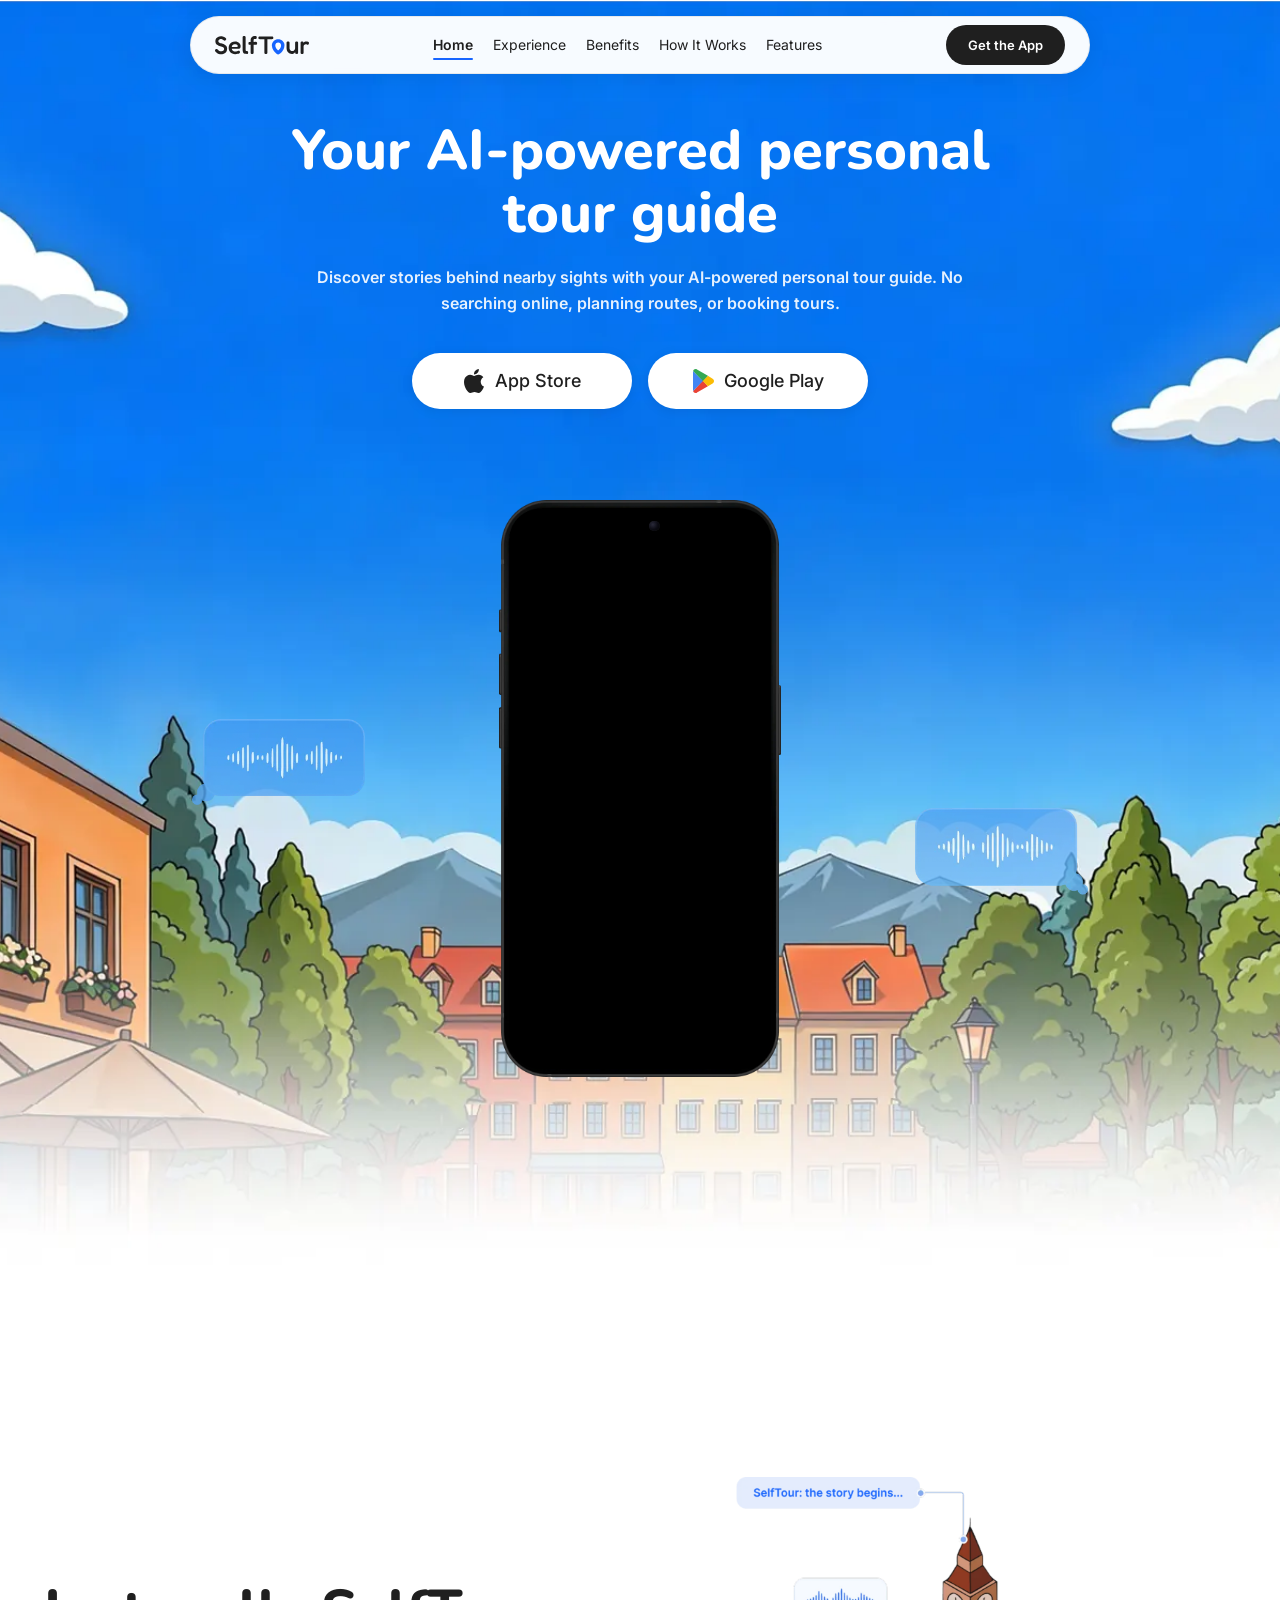
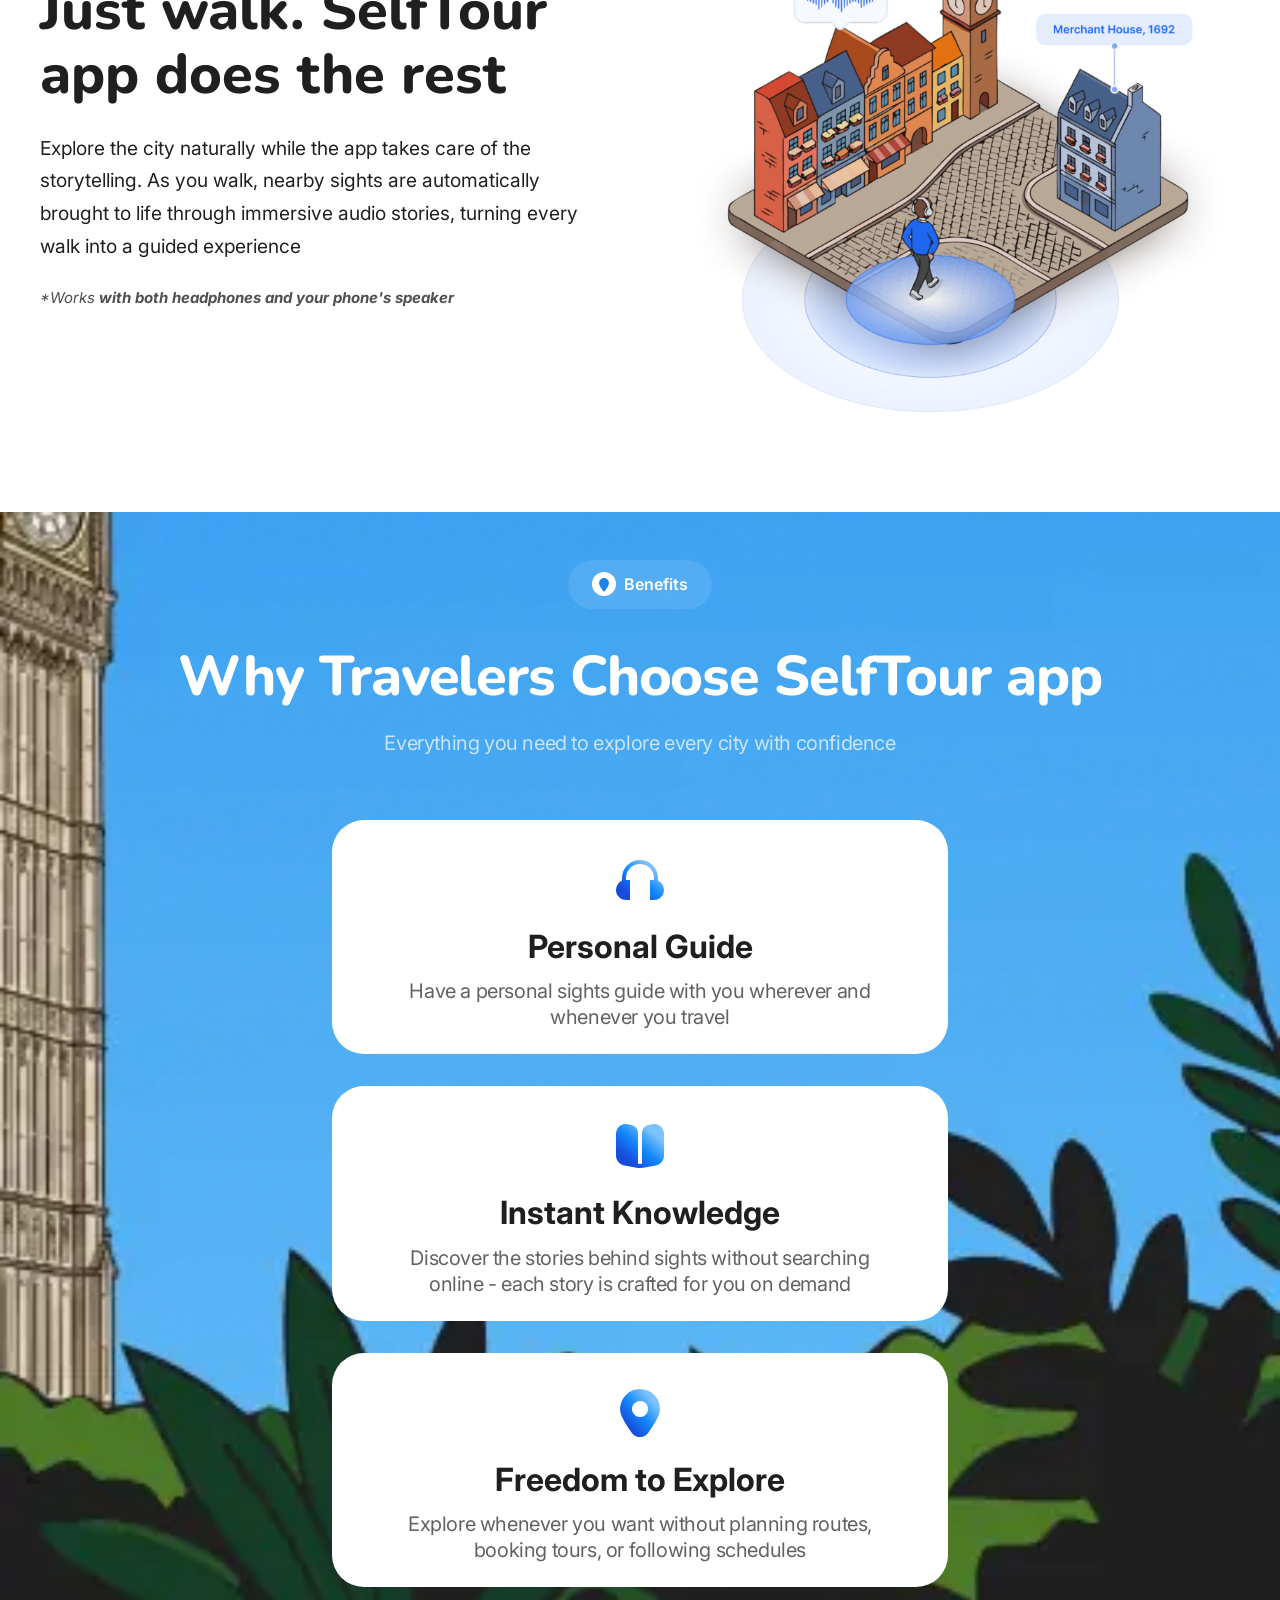
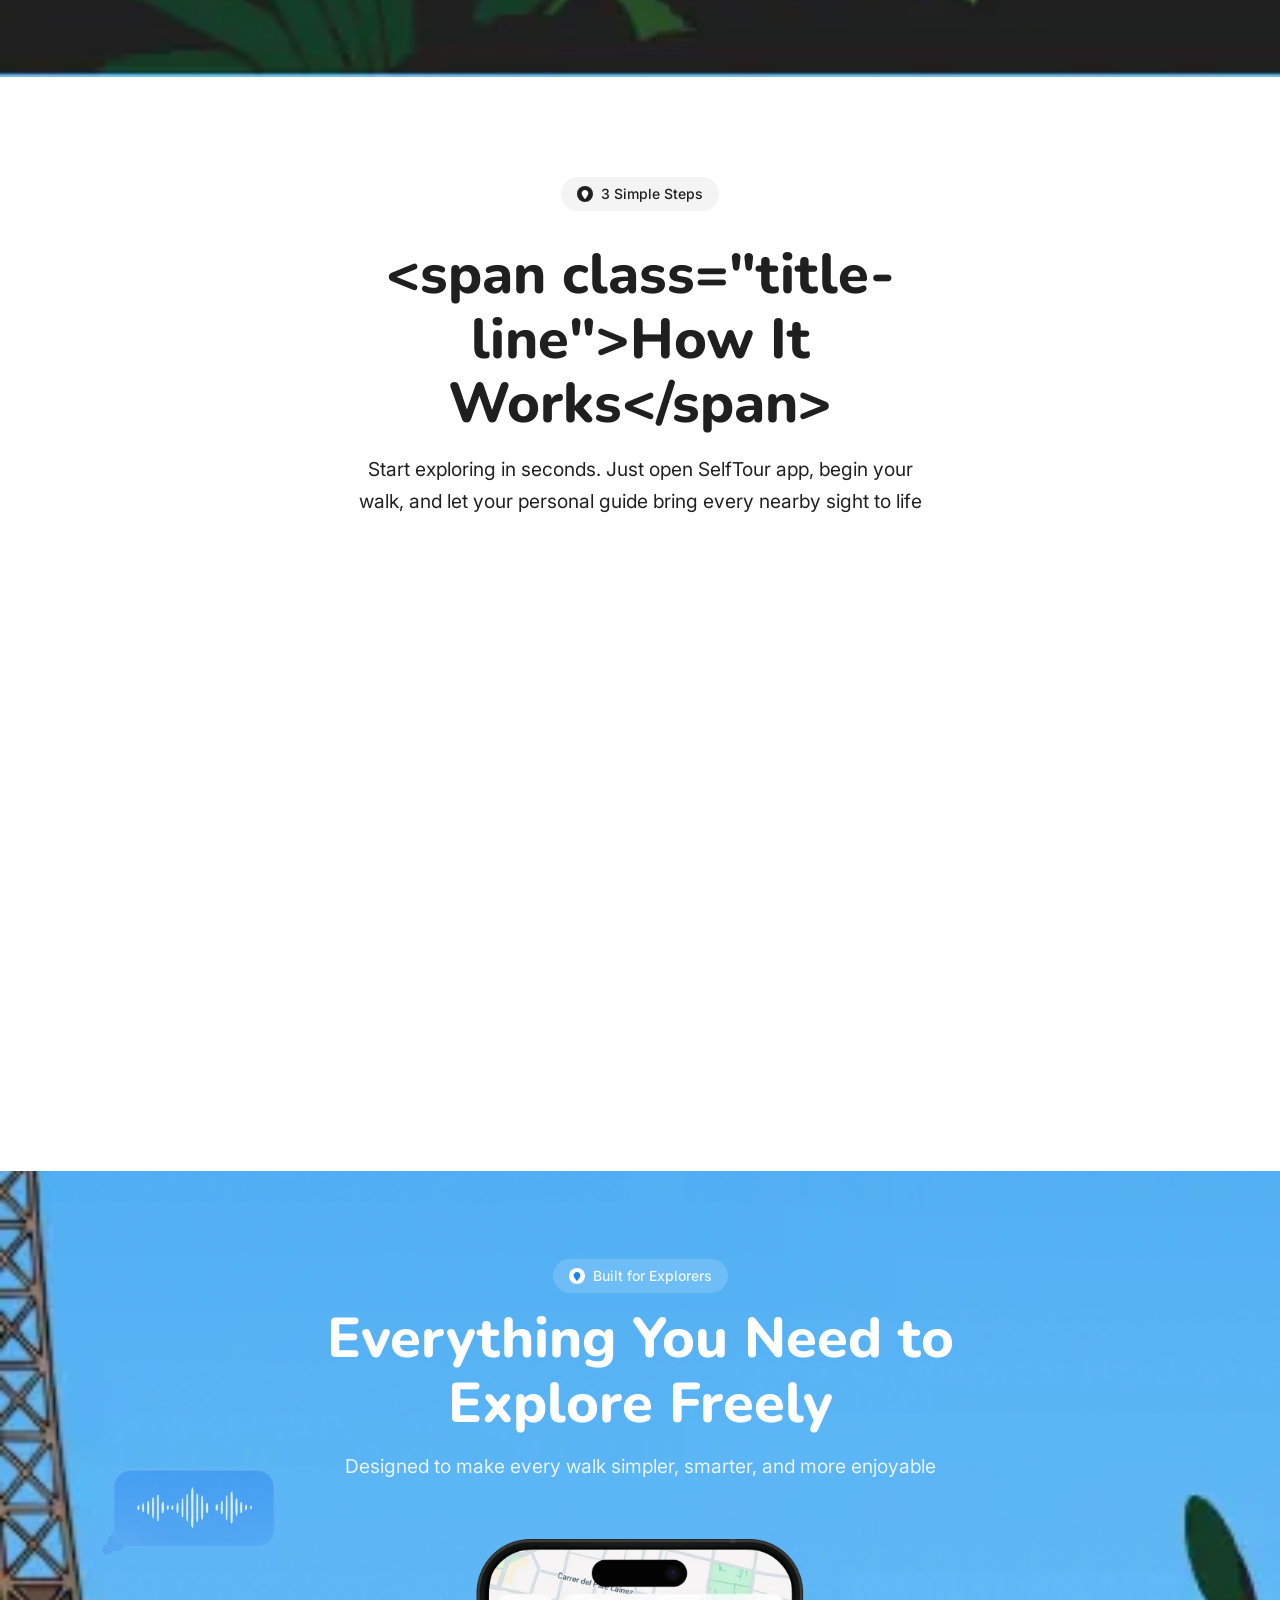
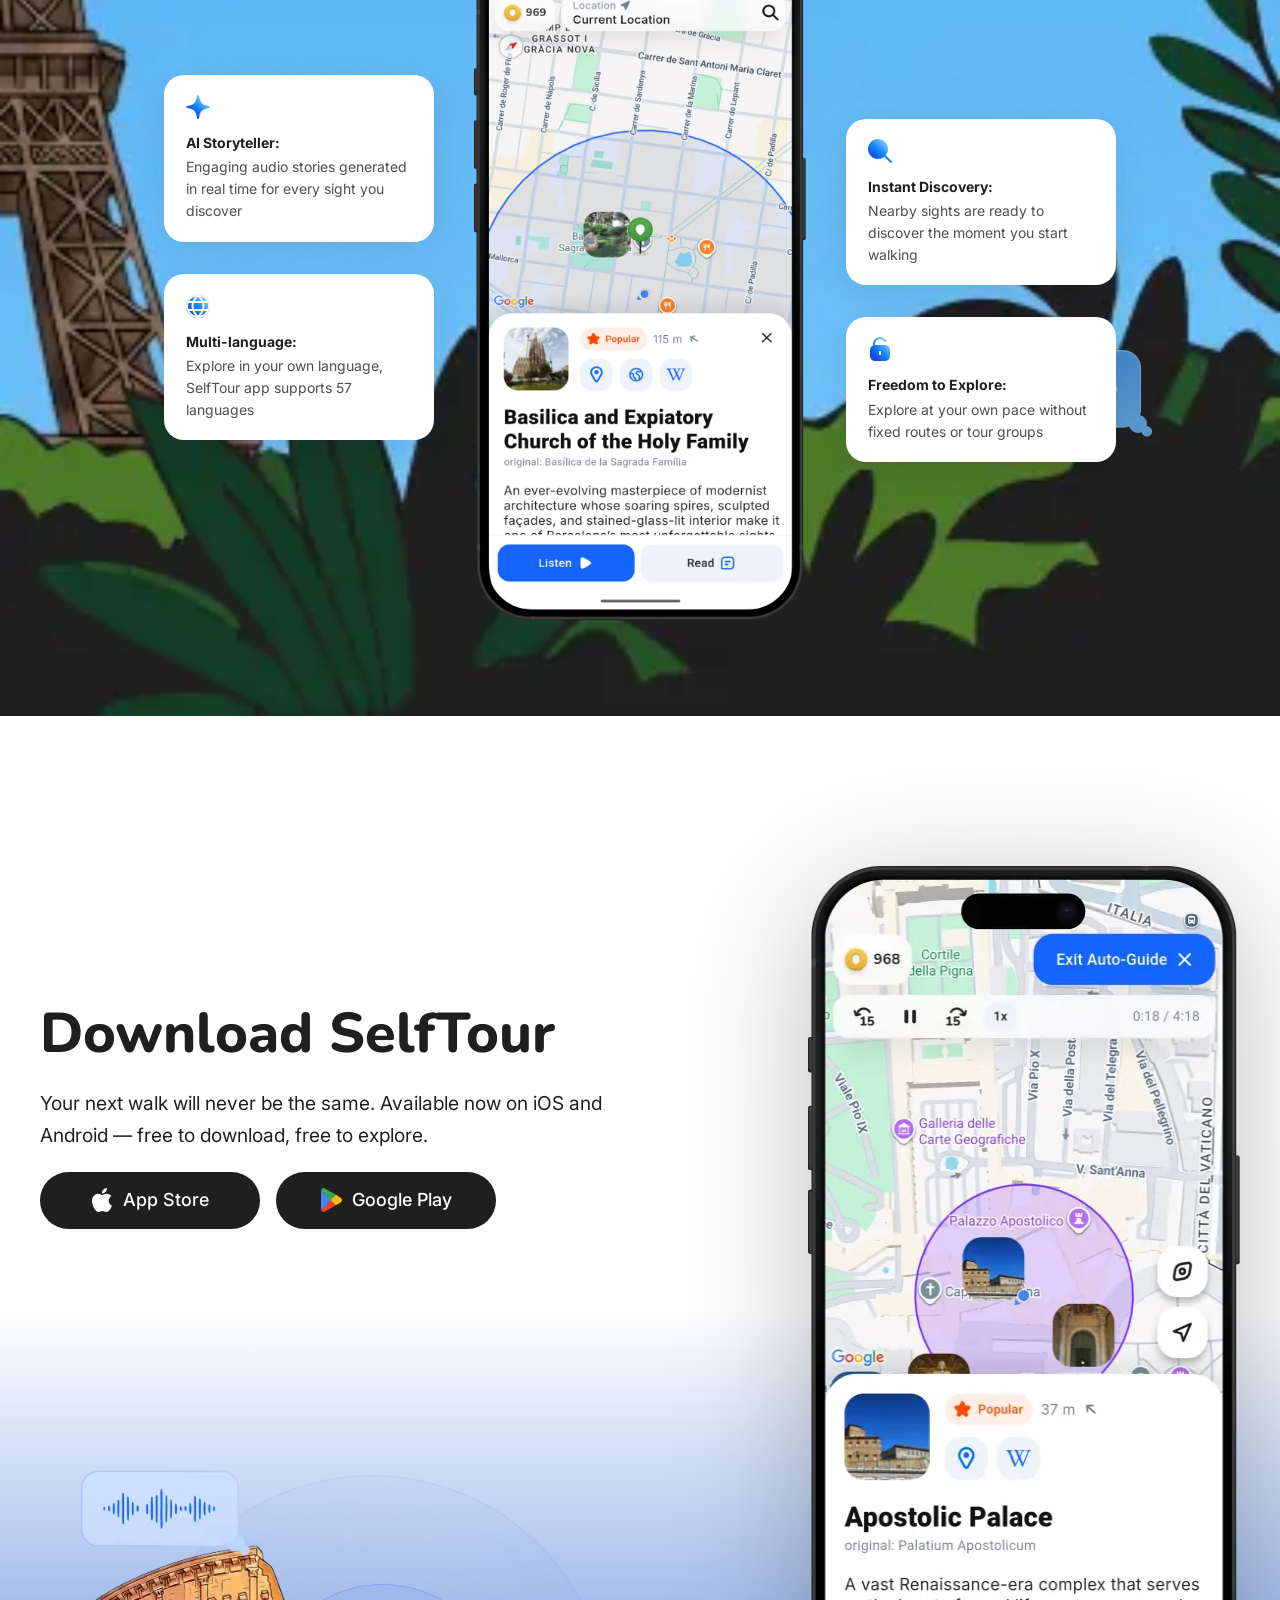
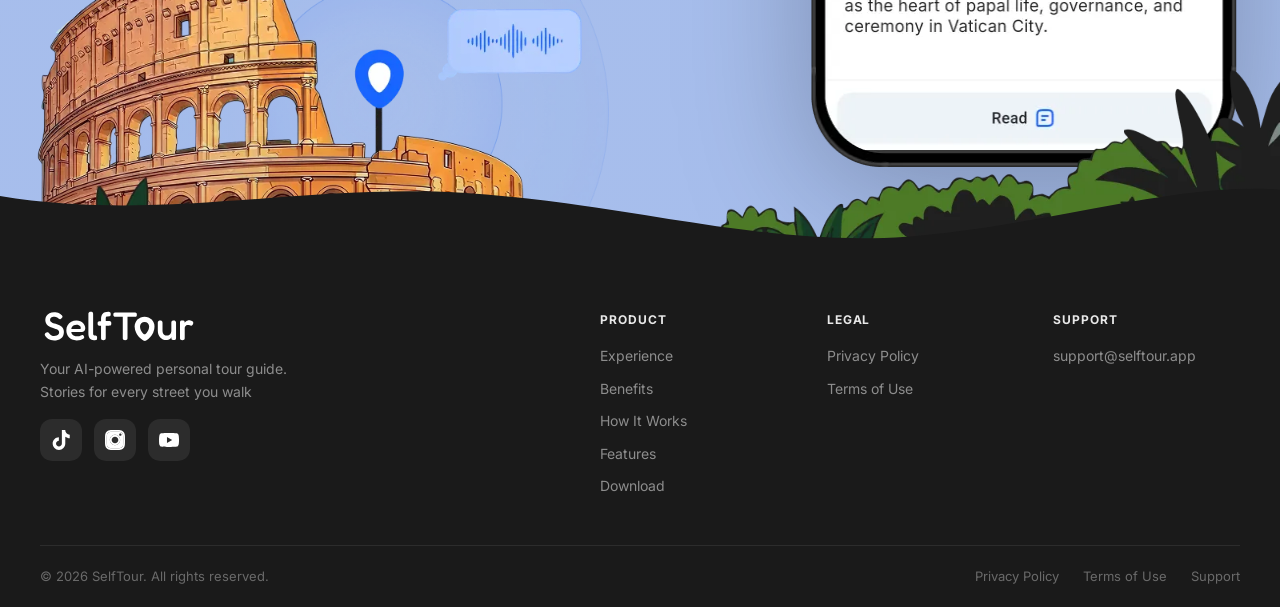
<file: index.html>
﻿<!DOCTYPE html>
<html lang="en" data-page="home">
<head>
  <meta charset="UTF-8">
  <meta name="viewport" content="width=device-width, initial-scale=1.0">
  <!-- Google tag (gtag.js) -->
  <script async src="https://www.googletagmanager.com/gtag/js?id=G-LGM8HV7LWN"></script>
  <script>
    window.dataLayer = window.dataLayer || [];
    function gtag(){dataLayer.push(arguments);}
    gtag('js', new Date());

    gtag('config', 'G-LGM8HV7LWN');
  </script>
  <title>SelfTour – Your AI-powered personal tour guide</title>
  <meta name="description" content="">
  <link rel="canonical" href="">
  <meta property="og:type" content="website">
  <meta property="og:url" content="">
  <meta property="og:title" content="">
  <meta property="og:description" content="">
  <meta property="og:image" content="">
  <meta name="twitter:card" content="summary_large_image">
  <meta name="twitter:title" content="">
  <meta name="twitter:description" content="">
  <meta name="twitter:image" content="">
  <link rel="icon" href="assets/images/favicon/favicon.ico" sizes="any">
  <link rel="icon" href="assets/images/favicon/icon.svg" type="image/svg+xml">
  <link rel="icon" href="assets/images/favicon/favicon-32x32.png" type="image/png" sizes="32x32">
  <link rel="icon" href="assets/images/favicon/favicon-16x16.png" type="image/png" sizes="16x16">
  <link rel="apple-touch-icon" href="assets/images/favicon/apple-touch-icon.png">
  <link rel="manifest" href="assets/images/favicon/site.webmanifest">
  <meta name="theme-color" content="#1765FF">
  <link rel="preconnect" href="https://fonts.googleapis.com">
  <link rel="preconnect" href="https://fonts.gstatic.com" crossorigin>
  <link href="https://fonts.googleapis.com/css2?family=Inter:wght@400;500;600&family=Nunito:wght@800&display=swap" rel="stylesheet">
  <link rel="stylesheet" href="assets/css/style.css?v=202607202620">
</head>
<body>

  <!-- ========== NAVBAR ========== -->
  <header class="navbar" id="navbar">
    <div class="navbar__inner">
      <a href="#home" class="logo">
        <img src="assets/images/logo-selftour.svg" alt="" class="logo__img logo__img--dark" width="94" height="19" data-i18n-alt="brand.name">
        <img src="assets/images/logo-selftour-nav.svg" alt="" class="logo__img logo__img--light" width="158" height="32" aria-hidden="true">
      </a>

      <nav class="nav-links">
        <a href="#home" class="nav-link active" data-i18n="nav.home">Home</a>
        <a href="#city-exploration" class="nav-link" data-i18n="nav.experience">Experience</a>
        <a href="#benefits" class="nav-link" data-i18n="nav.benefits">Benefits</a>
        <a href="#how-it-works" class="nav-link" data-i18n="nav.howItWorks">How It Works</a>
        <a href="#features" class="nav-link" data-i18n="nav.features">Features</a>
      </nav>

      <a href="#download" class="btn-cta btn-cta--nav" data-i18n="nav.getApp">Get the App</a>

      <button class="hamburger" id="hamburger" data-i18n-aria="a11y.openMenu" aria-label="Open menu">
        <span></span>
        <span></span>
        <span></span>
      </button>
    </div>
  </header>

  <!-- ========== MOBILE MENU ========== -->
  <div class="mobile-menu" id="mobileMenu">
    <div class="mobile-menu__inner">
      <div class="mobile-menu__top">
        <a href="#home" class="logo">
          <img src="assets/images/logo-selftour.svg" alt="" class="logo__img" width="94" height="19" data-i18n-alt="brand.name">
        </a>
        <button class="close-btn" id="closeMenu" data-i18n-aria="a11y.closeMenu" aria-label="Close menu">
          <svg width="20" height="20" viewBox="0 0 24 24" fill="none" aria-hidden="true"><path d="M18 6L6 18M6 6l12 12" stroke="#9A9A9A" stroke-width="2" stroke-linecap="round"/></svg>
        </button>
      </div>

      <nav class="mobile-nav">
        <a href="#home" class="mobile-nav__link mobile-nav__link--active" data-i18n="nav.home">Home</a>
        <a href="#city-exploration" class="mobile-nav__link" data-i18n="nav.experience">Experience</a>
        <a href="#benefits" class="mobile-nav__link" data-i18n="nav.benefits">Benefits</a>
        <a href="#how-it-works" class="mobile-nav__link" data-i18n="nav.howItWorks">How It Works</a>
        <a href="#features" class="mobile-nav__link" data-i18n="nav.features">Features</a>
      </nav>

      <div class="mobile-menu__bottom">
        <div class="mobile-menu__stores">
          <a href="#" class="btn-store btn-store--black btn-store--menu" data-store="ios" data-config-href="appStore" target="_blank" rel="noopener noreferrer">
            <img src="assets/images/Apple-w.svg" alt="" class="btn-store__icon" data-i18n-alt="stores.appStore">
            <span data-i18n="stores.appStore">App Store</span>
          </a>
          <a href="#" class="btn-store btn-store--black btn-store--menu" data-store="android" data-config-href="googlePlay">
            <img src="assets/images/playstore.svg" alt="" class="btn-store__icon" data-i18n-alt="stores.googlePlay">
            <span data-i18n="stores.googlePlay">Google Play</span>
          </a>
        </div>
        <div class="mobile-menu__social">
          <p class="mobile-menu__social-label" data-i18n="mobile.followUs">Follow us</p>
          <div class="social-links social-links--menu">
            <a href="#" class="social-link social-link--menu" data-config-href="tiktok" data-i18n-aria="a11y.socialTikTok" aria-label="TikTok" target="_blank" rel="noopener noreferrer">
              <img src="assets/images/tt.svg" alt="" class="social-link__icon" width="20" height="20">
            </a>
            <a href="#" class="social-link social-link--menu" data-config-href="instagram" data-i18n-aria="a11y.socialInstagram" aria-label="Instagram" target="_blank" rel="noopener noreferrer">
              <img src="assets/images/inst.svg" alt="" class="social-link__icon" width="20" height="20">
            </a>
            <a href="#" class="social-link social-link--menu" data-config-href="youtube" data-i18n-aria="a11y.socialYouTube" aria-label="YouTube" target="_blank" rel="noopener noreferrer">
              <img src="assets/images/yt.svg" alt="" class="social-link__icon" width="20" height="20">
            </a>
          </div>
        </div>
        <div class="mobile-menu__legal">
          <a href="privacy-policy.html" data-i18n="footer.privacy">Privacy Policy</a>
          <a href="mailto:support@selftour.app" data-config-email>support@selftour.app</a>
        </div>
      </div>
    </div>
  </div>

  <!-- ========== HERO SECTION ========== -->
  <section class="hero" id="home">
    <div class="hero__bg">
      <img src="assets/images/city-square2.webp" alt="" class="hero__bg-img" aria-hidden="true">
    </div>

    <div class="container hero__inner">
      <div class="hero__content">
        <h1 class="hero__title">
          <span class="title-line" data-i18n="hero.titleLine1">Your AI-powered personal</span><br>
          <span data-i18n="hero.titleLine2">tour guide</span>
        </h1>
        <p class="hero__subtitle" data-i18n="hero.subtitle">Discover stories behind nearby sights with your AI-powered personal tour guide. No searching online, planning routes, or booking tours.</p>
        <div class="store-buttons">
          <a href="#" class="btn-store btn-store--light" data-store="ios" data-config-href="appStore" target="_blank" rel="noopener noreferrer">
            <img src="assets/images/Apple.svg" alt="" class="btn-store__icon" data-i18n-alt="stores.appStore">
            <span data-i18n="stores.appStore">App Store</span>
          </a>
          <a href="#" class="btn-store btn-store--light" data-store="android" data-config-href="googlePlay">
           <img src="assets/images/playstore.svg" alt="" class="btn-store__icon" data-i18n-alt="stores.googlePlay">
            <span data-i18n="stores.googlePlay">Google Play</span>
          </a>
        </div>
      </div>

      <div class="hero__phone-area">
        <img src="assets/images/wave-left.webp" alt="" class="wave-img wave-img--left" aria-hidden="true">
        <div class="hero__phone">
          <div class="hero__phone-screen">
            <video class="hero__phone-video" autoplay muted loop playsinline preload="auto" data-i18n-aria="a11y.heroVideo" aria-label="SelfTour app demo">
              <source src="assets/images/hero-demo.mp4?v=202607202300" type="video/mp4">
            </video>
          </div>
          <div class="hero__phone-notch" aria-hidden="true">
            <span class="hero__phone-notch-lens"></span>
          </div>
          <img
            src="assets/images/phone_mockup_hero_frame.png"
            alt=""
            class="hero__phone-frame"
            width="766"
            height="1570"
            aria-hidden="true"
          >
        </div>
        <img src="assets/images/wave-right.webp" alt="" class="wave-img wave-img--right" aria-hidden="true">
      </div>
    </div>
  </section>

  <!-- ========== CITY EXPLORATION SECTION ========== -->
  <section class="city-section" id="city-exploration">
    <div class="container city-section__inner">
      <div class="city-section__text">
        <h2 class="section-title" data-i18n="city.title">City Exploration with Audio-Guide</h2>
        <p class="section-body" data-i18n="city.body">Turn on Guide mode and just walk from sight to sight. As you approach any landmark, SelfTour automatically detects it, reveals its history, and begins the AI audio story. Enjoy the city at your own pace — the app does all the searching for you.</p>
        <p class="city-section__note">*<span data-i18n="city.noteLead">Works</span> <b data-i18n="city.noteEmphasis">with both headphones and your phone's speaker</b></p>
      </div>

      <div class="city-section__visual">
        <img src="assets/images/city-exploration-illust.webp?v=202607202310" alt="" class="city-section__img" data-i18n-alt="city.imageAlt">
      </div>
    </div>
  </section>

  <!-- ========== BENEFITS SECTION ========== -->
  <section class="benefits-section" id="benefits">
    <div class="benefits-section__bg">
      <picture>
        <source media="(max-width: 767px)" srcset="assets/images/benefits-m.webp">
        <img src="assets/images/benefits.webp" alt="" aria-hidden="true" class="benefits-section__bg-img">
      </picture>
    </div>

    <div class="container">
      <div class="benefits-section__header">
        <span class="label-badge label-badge--white">
          <svg class="label-badge__icon" width="24" height="24" viewBox="0 0 22 22" fill="none" aria-hidden="true">
            <circle cx="11" cy="11" r="11" fill="#fff"/>
            <path d="M11 5.5C8.51 5.5 6.5 7.51 6.5 10C6.5 13.5 11 18 11 18C11 18 15.5 13.5 15.5 10C15.5 7.51 13.49 5.5 11 5.5Z" fill="#1D82F1"/>
          </svg>
          <span data-i18n="benefits.badge">Benefits</span>
        </span>
        <div class="benefits-section__intro">
          <h2 class="section-title section-title--white" data-i18n="benefits.title">Why Travelers Choose SelfTour</h2>
          <p class="section-body section-body--white benefits-section__subtitle" data-i18n="benefits.subtitle">Everything you need to explore every city with confidence</p>
        </div>
      </div>

      <div class="benefits-grid">
        <article class="benefit-card">
          <div class="benefit-card__icon" aria-hidden="true">
            <img src="assets/images/benefit-audio.svg" alt="" class="benefit-card__icon-img">
          </div>
          <h3 class="benefit-card__title" data-i18n="benefits.cards.personalGuide.title">Personal Guide</h3>
          <p class="benefit-card__desc" data-i18n="benefits.cards.personalGuide.desc">Have a personal sights guide with you wherever and whenever you travel</p>
        </article>

        <article class="benefit-card">
          <div class="benefit-card__icon" aria-hidden="true">
            <img src="assets/images/benefit-book.svg" alt="" class="benefit-card__icon-img">
          </div>
          <h3 class="benefit-card__title" data-i18n="benefits.cards.instantKnowledge.title">Instant Knowledge</h3>
          <p class="benefit-card__desc" data-i18n="benefits.cards.instantKnowledge.desc">Discover the stories behind sights without searching online - each story is crafted for you on demand</p>
        </article>

        <article class="benefit-card">
          <div class="benefit-card__icon" aria-hidden="true">
            <img src="assets/images/benefit-pin.svg" alt="" class="benefit-card__icon-img">
          </div>
          <h3 class="benefit-card__title" data-i18n="benefits.cards.freedom.title">Freedom to Explore</h3>
          <p class="benefit-card__desc" data-i18n="benefits.cards.freedom.desc">Explore whenever you want without planning routes, booking tours, or following schedules</p>
        </article>
      </div>
    </div>
  </section>

  <!-- ========== HOW IT WORKS / 3 STEPS ========== -->
  <section class="steps-section" id="how-it-works">
    <div class="container">
      <div class="steps-section__header">
        <span class="label-badge">
          <svg class="label-badge__icon" width="16" height="16" viewBox="0 0 22 22" fill="none" aria-hidden="true">
            <circle cx="11" cy="11" r="11" fill="#1F1F1F"/>
            <path d="M11 5.5C8.51 5.5 6.5 7.51 6.5 10C6.5 13.5 11 18 11 18C11 18 15.5 13.5 15.5 10C15.5 7.51 13.49 5.5 11 5.5Z" fill="#FFFFFF"/>
          </svg>
          <span data-i18n="steps.badge">3 Simple Steps</span>
        </span>
        <h2 class="section-title"><span class="title-line" data-i18n="steps.title">How It Works</span></h2>
        <p class="section-body steps-section__subtitle" data-i18n="steps.subtitle">No tour guide. No heavy guidebook. No pre-planned route. Just open the app, put on your earphones, and let the city speak to you — one story at a time.</p>
      </div>

      <div class="steps-grid">
        <article class="step-card step-card--1">
          <div class="step-card__body">
            <div class="step-card__head">
              <div class="step-card__num">1</div>
              <h3 class="step-card__title" data-i18n="steps.items.1.title">Turn on Guide Mode</h3>
            </div>
            <p class="step-card__desc" data-i18n="steps.items.1.desc">Activate the Mode and let the app track your route as you walk</p>
          </div>
          <div class="step-card__img-wrap">
            <img src="assets/images/tourist-phone.webp" alt="" class="step-card__img" data-i18n-alt="steps.items.1.imageAlt">
          </div>
        </article>

        <article class="step-card step-card--2">
          <div class="step-card__body">
            <div class="step-card__head">
              <div class="step-card__num">2</div>
              <h3 class="step-card__title" data-i18n="steps.items.2.title">Get Closer to Sights</h3>
            </div>
            <p class="step-card__desc" data-i18n="steps.items.2.desc">Approach your sights of interest. The app instantly detects them</p>
          </div>
          <div class="step-card__img-wrap">
            <img src="assets/images/tourist-walking.webp" alt="" class="step-card__img" data-i18n-alt="steps.items.2.imageAlt">
          </div>
        </article>

        <article class="step-card step-card--3">
          <div class="step-card__body">
            <div class="step-card__head">
              <div class="step-card__num">3</div>
              <h3 class="step-card__title" data-i18n="steps.items.3.title">Listen &amp; Explore</h3>
            </div>
            <p class="step-card__desc" data-i18n="steps.items.3.desc">High-quality AI stories play automatically. Just look around</p>
          </div>
          <div class="step-card__img-wrap">
            <img src="assets/images/tourist-cathedral.webp" alt="" class="step-card__img" data-i18n-alt="steps.items.3.imageAlt">
          </div>
        </article>
      </div>
    </div>
  </section>

  <!-- ========== KEY FEATURES ========== -->
  <section class="features-section" id="features">
    <div class="features-section__bg">   
      <picture>
        <source media="(max-width: 767px)" srcset="assets/images/key-features-m.webp">
        <img src="assets/images/key-features@2x.webp" alt="" aria-hidden="true" class="features-section__bg-img">
      </picture>
    </div>

    <div class="features-section__waves" aria-hidden="true">
      <img src="assets/images/wave-left.webp" alt="" class="wave-img wave-img--left wave-img--features">
      <img src="assets/images/wave-right.webp" alt="" class="wave-img wave-img--right wave-img--features">
    </div>

    <div class="container">
      <div class="features-section__header">
        <span class="label-badge label-badge--white">
          <svg class="label-badge__icon" width="16" height="16" viewBox="0 0 22 22" fill="none" aria-hidden="true">
            <circle cx="11" cy="11" r="11" fill="#fff"/>
            <path d="M11 5.5C8.51 5.5 6.5 7.51 6.5 10C6.5 13.5 11 18 11 18C11 18 15.5 13.5 15.5 10C15.5 7.51 13.49 5.5 11 5.5Z" fill="#1D82F1"/>
          </svg>
          <span data-i18n="features.badge">Built for Explorers</span>
        </span>
        <h2 class="section-title section-title--white" data-i18n="features.title">Key Features</h2>
        <p class="section-body section-body--white" data-i18n="features.subtitle">The features that turn a simple walk into a journey you'll never forget</p>
      </div>

      <div class="features-section__grid">
        <div class="features-section__side features-section__side--left">
          <article class="feature-card feature-card--storyteller">
            <div class="feature-card__icon" aria-hidden="true">
              <img src="assets/images/star.svg" alt="" class="feature-card__icon-img" data-i18n-alt="features.cards.storyteller.iconAlt">
            </div>
            <div class="feature-card__body">
              <h3 class="feature-card__title" data-i18n="features.cards.storyteller.title">AI Storyteller:</h3>
              <p class="feature-card__desc" data-i18n="features.cards.storyteller.desc">Not just facts, but engaging stories generated in real-time</p>
            </div>
          </article>

          <article class="feature-card feature-card--language">
            <div class="feature-card__icon" aria-hidden="true">
              <img src="assets/images/lang.svg" alt="" class="feature-card__icon-img" data-i18n-alt="features.cards.language.iconAlt">
            </div>
            <div class="feature-card__body">
              <h3 class="feature-card__title" data-i18n="features.cards.language.title">Multi-language:</h3>
              <p class="feature-card__desc" data-i18n="features.cards.language.desc">Your personal guide speaks your language</p>
            </div>
          </article>

          <div class="features-section__grid-spacer" aria-hidden="true"></div>
        </div>

        <div class="features-section__phone-col">
          <img src="assets/images/phone_hero.webp" alt="" class="features-section__phone" data-i18n-alt="features.phoneAlt">
        </div>

        <div class="features-section__side features-section__side--right">
          <div class="features-section__grid-spacer" aria-hidden="true"></div>

          <article class="feature-card feature-card--discovery">
            <div class="feature-card__icon" aria-hidden="true">
              <img src="assets/images/search.svg" alt="" class="feature-card__icon-img" data-i18n-alt="features.cards.discovery.iconAlt">
            </div>
            <div class="feature-card__body">
              <h3 class="feature-card__title" data-i18n="features.cards.discovery.title">Instant Discovery:</h3>
              <p class="feature-card__desc" data-i18n="features.cards.discovery.desc">No pre-planning. Open the app and discover stories on the go</p>
            </div>
          </article>

          <article class="feature-card feature-card--audio">
            <div class="feature-card__icon" aria-hidden="true">
              <img src="assets/images/lock.svg" alt="" class="feature-card__icon-img" data-i18n-alt="features.cards.audio.iconAlt">
            </div>
            <div class="feature-card__body">
              <h3 class="feature-card__title" data-i18n="features.cards.audio.title">Immersive Audio:</h3>
              <p class="feature-card__desc" data-i18n="features.cards.audio.desc">High-quality voiceovers that blend perfectly with your walk</p>
            </div>
          </article>
        </div>
      </div>
    </div>
  </section>

  <!-- ========== DOWNLOAD CTA ========== -->
  <section class="download-section" id="download">
    <div class="container download-section__inner">
      <div class="download-section__left">
        <div class="download-section__text">
          <h2 class="section-title" data-i18n="download.title">Download SelfTour</h2>
          <p class="section-body" data-i18n="download.body">Your next walk will never be the same. Available now on iOS and Android — free to download, free to explore.</p>
          <div class="store-buttons download-section__btns">
            <a href="#" class="btn-store btn-store--dark" data-store="ios" data-config-href="appStore" target="_blank" rel="noopener noreferrer">
              <img src="assets/images/Apple-w.svg" alt="" class="btn-store__icon" data-i18n-alt="stores.appStore">
              <span data-i18n="stores.appStore">App Store</span>
            </a>
            <a href="#" class="btn-store btn-store--dark" data-store="android" data-config-href="googlePlay">
              <img src="assets/images/playstore.svg" alt="" class="btn-store__icon" data-i18n-alt="stores.googlePlay">
              <span data-i18n="stores.googlePlay">Google Play</span>
            </a>
          </div>
        </div>
      </div>

      <div class="download-section__phone-col desktop-only">
        <img src="assets/images/phone_download.webp" alt="" class="download-section__phone" data-i18n-alt="download.phoneAlt">
      </div>

      <div class="download-section__collage" aria-hidden="true">
        <div class="download-section__collage-inner">
          <img src="assets/images/circle-m.webp" alt="" class="download-section__layer download-section__layer--circle">
          <img src="assets/images/wave-m-left.webp" alt="" class="download-section__layer download-section__layer--wave-left">
          <img src="assets/images/colosseum-m.webp" alt="" class="download-section__layer download-section__layer--colosseum">
          <img src="assets/images/phone_download.webp" alt="" class="download-section__layer download-section__layer--phone">
          <img src="assets/images/grass-m.webp" alt="" class="download-section__layer download-section__layer--grass">
          <img src="assets/images/wave-m-right.webp" alt="" class="download-section__layer download-section__layer--wave-right">
        </div>
      </div>
    </div>

    <div class="download-section__illust desktop-only">
      <img src="assets/images/footer-illutration.webp?v=202607202310" alt="" class="download-section__colosseum" data-i18n-alt="download.colosseumAlt">
    </div>

    <div class="download-section__wave" aria-hidden="true">
      <svg class="download-section__wave-svg" viewBox="0 0 1440 180" preserveAspectRatio="none" xmlns="http://www.w3.org/2000/svg">
        <path fill="#1A1A1A" d="M0 180V52C180 86 340 36 520 48C700 60 860 118 1020 104C1180 90 1320 34 1440 44V180H0Z"/>
      </svg>
    </div>
  </section>

  <!-- ========== FOOTER ========== -->
  <footer class="footer">
    <div class="container footer__inner">
      <div class="footer__brand">
        <a href="#home" class="logo logo--footer">
          <img src="assets/images/logo-selftour-footer.svg" alt="" class="logo__img logo__img--footer" width="158" height="32" data-i18n-alt="brand.name">
        </a>
        <p class="footer__tagline">
          <span data-i18n="footer.tagline">Your AI-powered personal tour guide.</span><br>
          <span data-i18n="footer.taglineSecondary">Stories for every street you walk</span>
        </p>
        <div class="social-links social-links--footer">
          <a href="#" class="social-link social-link--footer" data-config-href="tiktok" data-i18n-aria="a11y.socialTikTok" aria-label="TikTok" target="_blank" rel="noopener noreferrer">
            <img src="assets/images/tt.svg" alt="TikTok" class="social-link__icon">
          </a>
          <a href="#" class="social-link social-link--footer" data-config-href="instagram" data-i18n-aria="a11y.socialInstagram" aria-label="Instagram" target="_blank" rel="noopener noreferrer">
            <img src="assets/images/inst.svg" alt="Instagram" class="social-link__icon">
          </a>
          <a href="#" class="social-link social-link--footer" data-config-href="youtube" data-i18n-aria="a11y.socialYouTube" aria-label="YouTube" target="_blank" rel="noopener noreferrer">
            <img src="assets/images/yt.svg" alt="YouTube" class="social-link__icon">
          </a>
        </div>
      </div>

      <div class="footer__links">
        <div class="footer__col">
          <h4 class="footer__col-title" data-i18n="footer.product">Product</h4>
          <a href="#city-exploration" class="footer__link" data-i18n="nav.experience">Experience</a>
          <a href="#benefits" class="footer__link" data-i18n="nav.benefits">Benefits</a>
          <a href="#how-it-works" class="footer__link" data-i18n="nav.howItWorks">How It Works</a>
          <a href="#features" class="footer__link" data-i18n="nav.features">Features</a>
          <a href="#download" class="footer__link desktop-only" data-i18n="nav.download">Download</a>
        </div>
        <div class="footer__col">
          <h4 class="footer__col-title" data-i18n="footer.legal">Legal</h4>
          <a href="privacy-policy.html" class="footer__link" data-i18n="footer.privacy">Privacy Policy</a>
          <a href="terms-of-use.html" class="footer__link" data-i18n="footer.terms">Terms of Use</a>
        </div>
        <div class="footer__col">
          <h4 class="footer__col-title" data-i18n="footer.support">Support</h4>
          <a href="mailto:support@selftour.app" class="footer__link" data-config-email>support@selftour.app</a>
        </div>
      </div>
    </div>

    <div class="footer__bottom">
      <div class="container footer__bottom-inner">
        <p class="footer__copy" data-i18n="footer.copyright">© 2026 SelfTour. All rights reserved.</p>
        <div class="footer__bottom-links desktop-only">
          <a href="privacy-policy.html" class="footer__bottom-link" data-i18n="footer.privacy">Privacy Policy</a>
          <a href="terms-of-use.html" class="footer__bottom-link" data-i18n="footer.terms">Terms of Use</a>
          <a href="#" class="footer__bottom-link" data-config-href="email" data-i18n="footer.support">Support</a>
        </div>
      </div>
    </div>
  </footer>

  <script src="assets/js/i18n.js?v=202607202530"></script>
  <script src="assets/js/main.js?v=202606152200"></script>
</body>
</html>
</file>
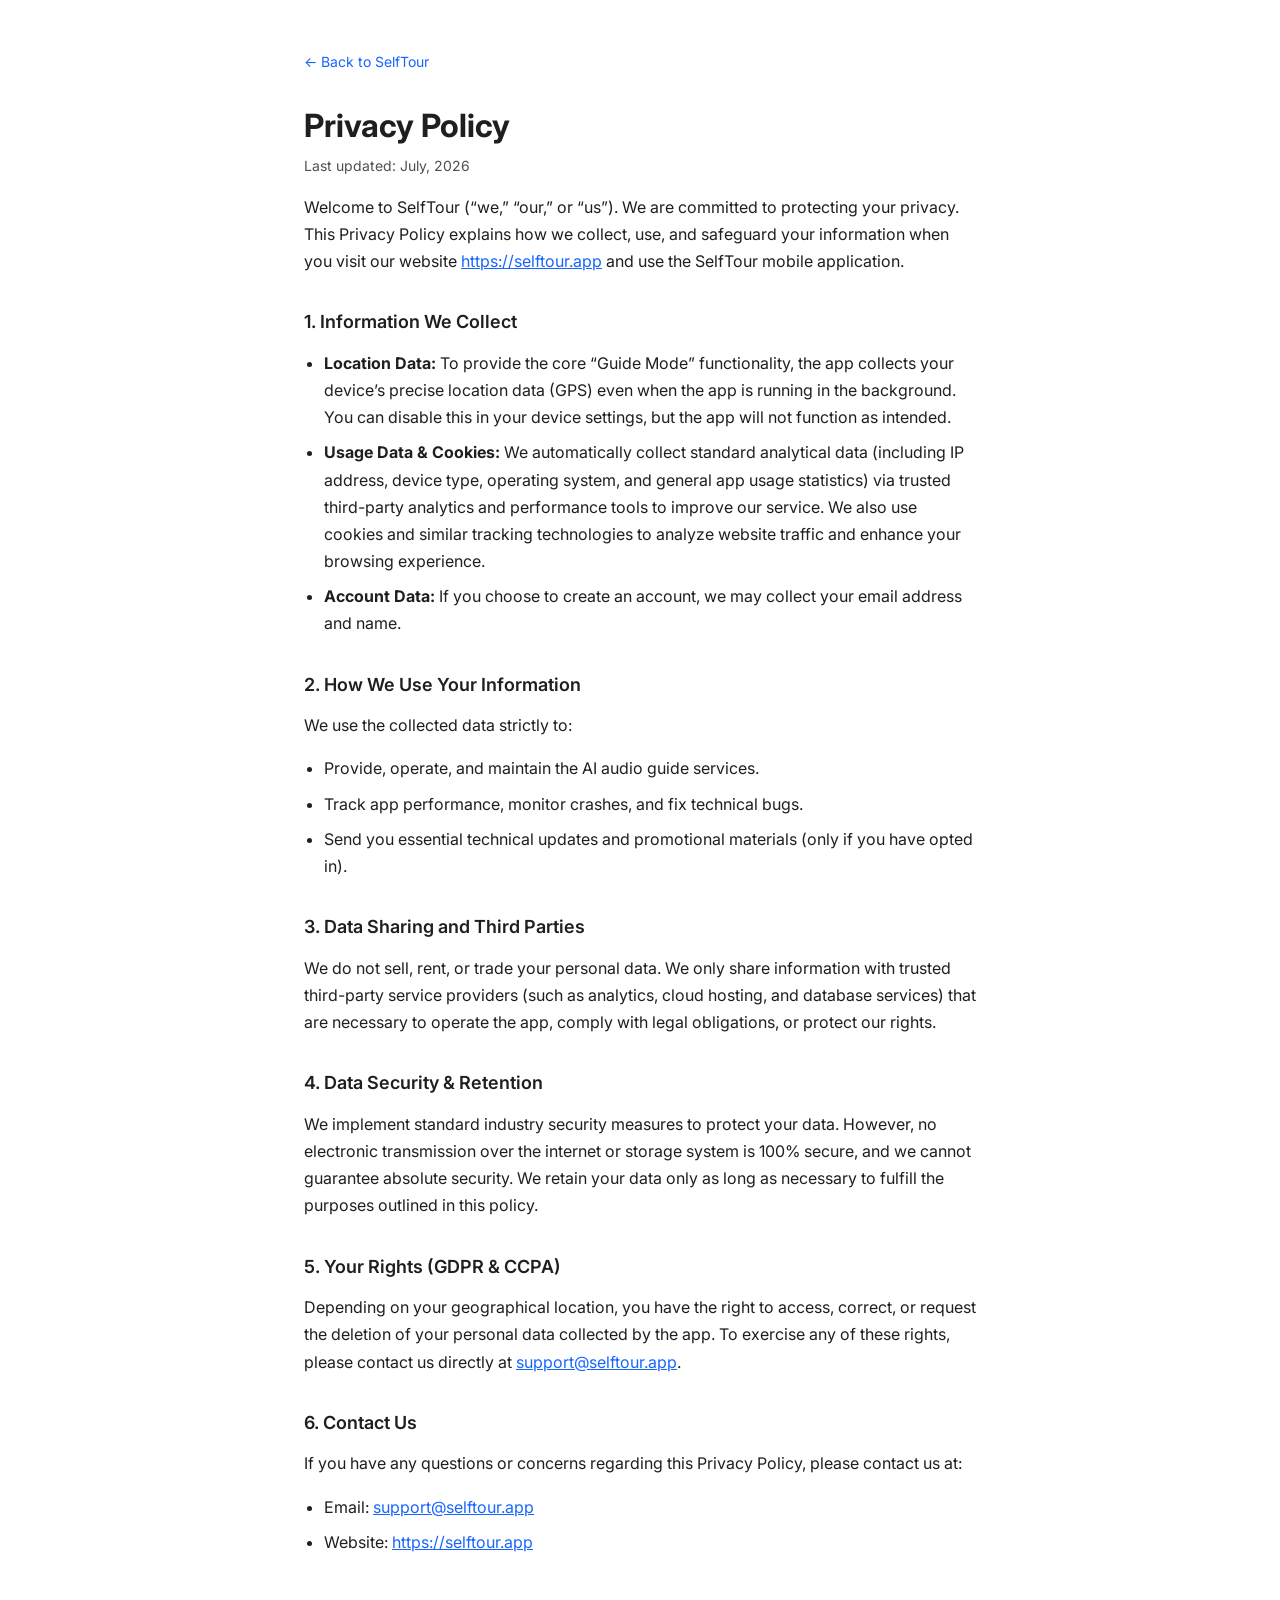
<file: privacy-policy.html>
<!DOCTYPE html>
<html lang="en" data-page="legal-privacy" data-i18n-title="legal.privacy.title">
<head>
  <meta charset="UTF-8">
  <meta name="viewport" content="width=device-width, initial-scale=1.0">
  <!-- Google tag (gtag.js) -->
  <script async src="https://www.googletagmanager.com/gtag/js?id=G-LGM8HV7LWN"></script>
  <script>
    window.dataLayer = window.dataLayer || [];
    function gtag(){dataLayer.push(arguments);}
    gtag('js', new Date());

    gtag('config', 'G-LGM8HV7LWN');
  </script>
  <title>Privacy Policy — SelfTour</title>
  <link rel="icon" href="assets/images/favicon/favicon.ico" sizes="any">
  <link rel="icon" href="assets/images/favicon/icon.svg" type="image/svg+xml">
  <link rel="icon" href="assets/images/favicon/favicon-32x32.png" type="image/png" sizes="32x32">
  <link rel="icon" href="assets/images/favicon/favicon-16x16.png" type="image/png" sizes="16x16">
  <link rel="apple-touch-icon" href="assets/images/favicon/apple-touch-icon.png">
  <link rel="manifest" href="assets/images/favicon/site.webmanifest">
  <meta name="theme-color" content="#1765FF">
  <link rel="preconnect" href="https://fonts.googleapis.com">
  <link rel="preconnect" href="https://fonts.gstatic.com" crossorigin>
  <link href="https://fonts.googleapis.com/css2?family=Inter:wght@400;600;700&display=swap" rel="stylesheet">
  <link rel="stylesheet" href="assets/css/legal.css?v=202606152200">
</head>
<body>
  <main class="legal-page">
    <a href="index.html" class="legal-page__back" data-i18n="legal.backLink">&larr; Back to SelfTour</a>

    <article class="legal-page__content">
      <h1 data-i18n="legal.privacy.heading">Privacy Policy</h1>
      <p class="legal-page__updated" data-i18n="legal.privacy.updated">Last updated: July, 2026</p>

      <p>
        <span data-i18n="legal.privacy.introBefore">Welcome to SelfTour (“we,” “our,” or “us”). We are committed to protecting your privacy. This Privacy Policy explains how we collect, use, and safeguard your information when you visit our website</span>
        <a href="https://selftour.app" data-i18n="legal.siteUrl">https://selftour.app</a>
        <span data-i18n="legal.privacy.introAfter">and use the SelfTour mobile application.</span>
      </p>

      <h2 data-i18n="legal.privacy.s1.title">1. Information We Collect</h2>
      <ul>
        <li><strong data-i18n="legal.privacy.s1.locationTitle">Location Data:</strong> <span data-i18n="legal.privacy.s1.locationText">To provide the core “Guide Mode” functionality, the app collects your device’s precise location data (GPS) even when the app is running in the background. You can disable this in your device settings, but the app will not function as intended.</span></li>
        <li><strong data-i18n="legal.privacy.s1.usageTitle">Usage Data &amp; Cookies:</strong> <span data-i18n="legal.privacy.s1.usageText">We automatically collect standard analytical data (including IP address, device type, operating system, and general app usage statistics) via trusted third-party analytics and performance tools to improve our service. We also use cookies and similar tracking technologies to analyze website traffic and enhance your browsing experience.</span></li>
        <li><strong data-i18n="legal.privacy.s1.accountTitle">Account Data:</strong> <span data-i18n="legal.privacy.s1.accountText">If you choose to create an account, we may collect your email address and name.</span></li>
      </ul>

      <h2 data-i18n="legal.privacy.s2.title">2. How We Use Your Information</h2>
      <p data-i18n="legal.privacy.s2.intro">We use the collected data strictly to:</p>
      <ul>
        <li data-i18n="legal.privacy.s2.item1">Provide, operate, and maintain the AI audio guide services.</li>
        <li data-i18n="legal.privacy.s2.item2">Track app performance, monitor crashes, and fix technical bugs.</li>
        <li data-i18n="legal.privacy.s2.item3">Send you essential technical updates and promotional materials (only if you have opted in).</li>
      </ul>

      <h2 data-i18n="legal.privacy.s3.title">3. Data Sharing and Third Parties</h2>
      <p data-i18n="legal.privacy.s3.body">We do not sell, rent, or trade your personal data. We only share information with trusted third-party service providers (such as analytics, cloud hosting, and database services) that are necessary to operate the app, comply with legal obligations, or protect our rights.</p>

      <h2 data-i18n="legal.privacy.s4.title">4. Data Security &amp; Retention</h2>
      <p data-i18n="legal.privacy.s4.body">We implement standard industry security measures to protect your data. However, no electronic transmission over the internet or storage system is 100% secure, and we cannot guarantee absolute security. We retain your data only as long as necessary to fulfill the purposes outlined in this policy.</p>

      <h2 data-i18n="legal.privacy.s5.title">5. Your Rights (GDPR &amp; CCPA)</h2>
      <p>
        <span data-i18n="legal.privacy.s5.before">Depending on your geographical location, you have the right to access, correct, or request the deletion of your personal data collected by the app. To exercise any of these rights, please contact us directly at</span>
        <a href="mailto:support@selftour.app" data-config-email>support@selftour.app</a><span data-i18n="legal.privacy.s5.after">.</span>
      </p>

      <h2 data-i18n="legal.privacy.s6.title">6. Contact Us</h2>
      <p data-i18n="legal.privacy.s6.intro">If you have any questions or concerns regarding this Privacy Policy, please contact us at:</p>
      <ul>
        <li><span data-i18n="legal.emailLabel">Email:</span> <a href="mailto:support@selftour.app" data-config-email>support@selftour.app</a></li>
        <li><span data-i18n="legal.websiteLabel">Website:</span> <a href="https://selftour.app" data-i18n="legal.siteUrl">https://selftour.app</a></li>
      </ul>
    </article>
  </main>

  <script src="assets/js/i18n.js?v=202607202530"></script>
  <script src="assets/js/main.js?v=202606152200"></script>
</body>
</html>
</file>
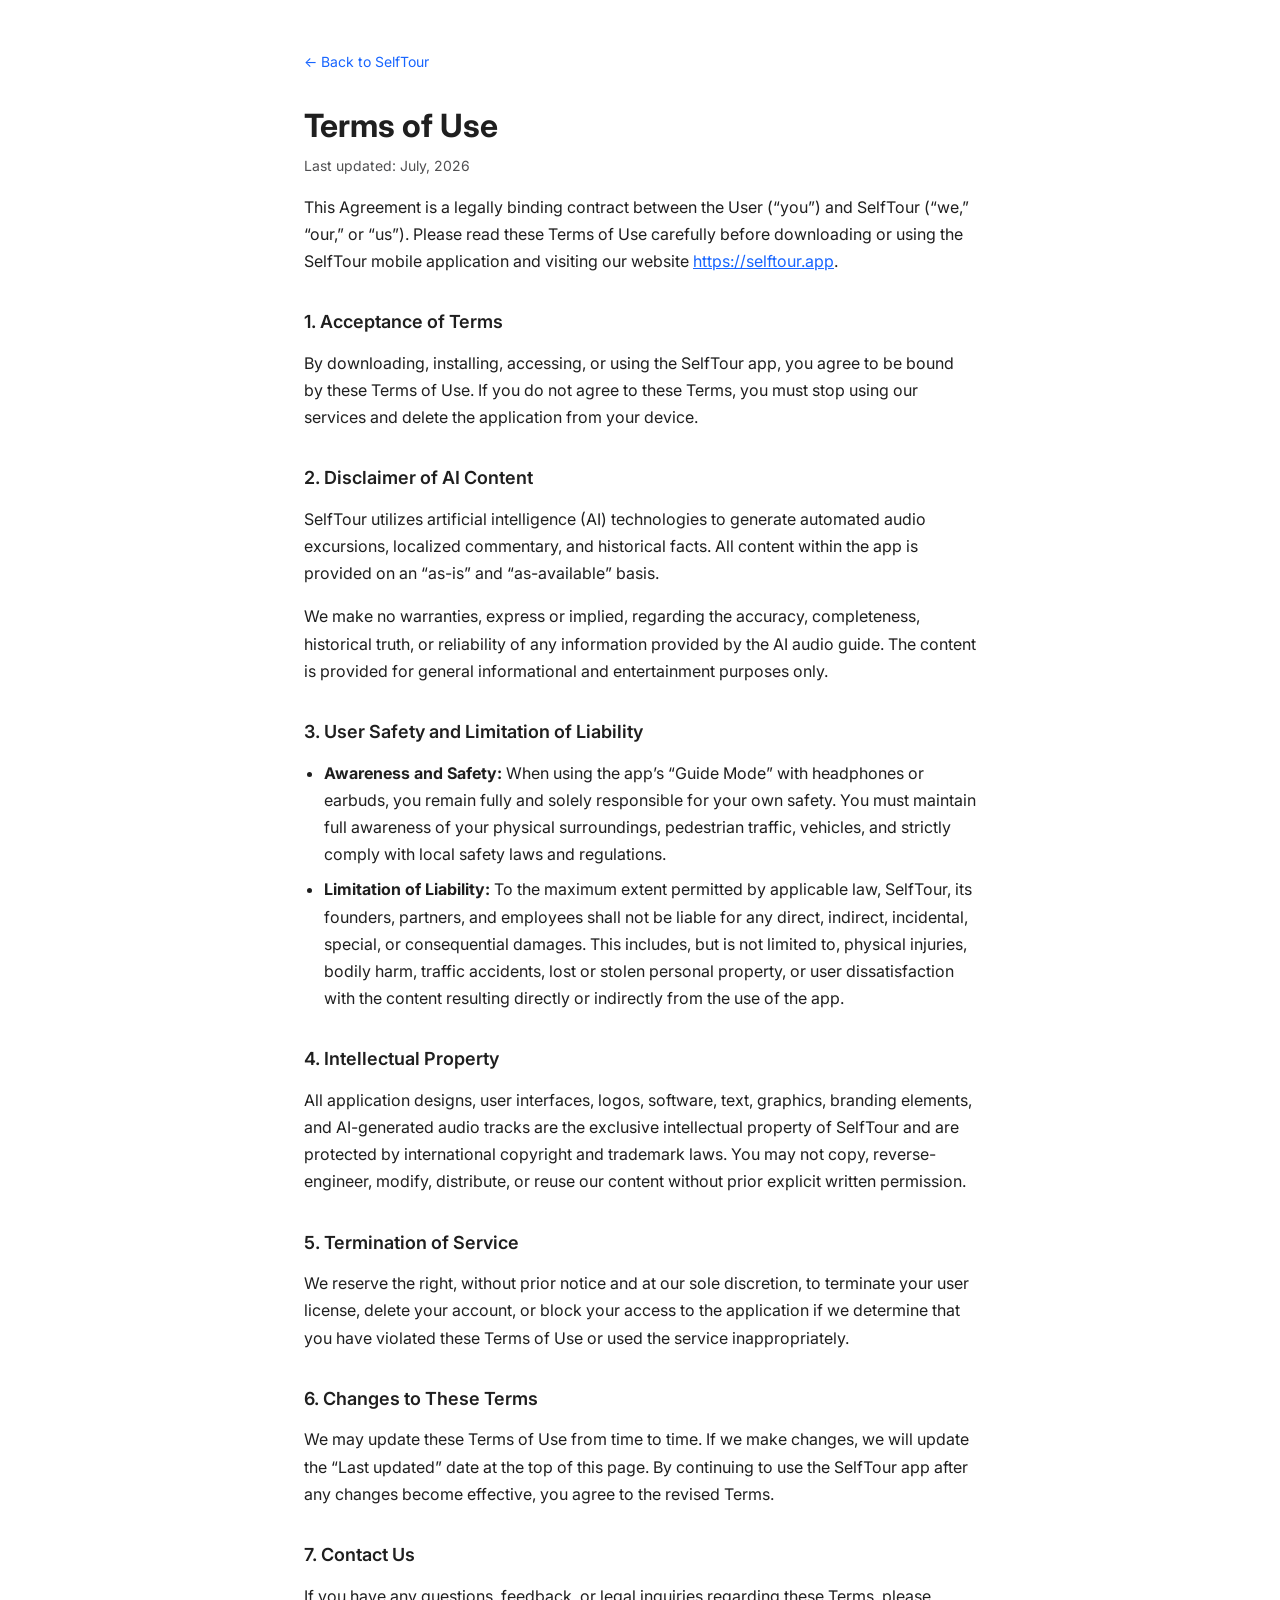
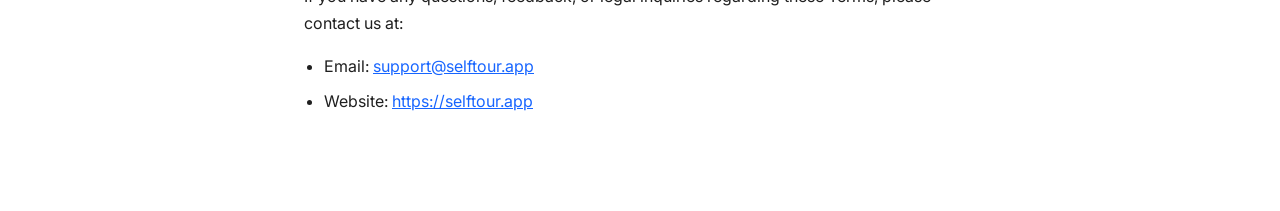
<file: terms-of-use.html>
<!DOCTYPE html>
<html lang="en" data-page="legal-terms" data-i18n-title="legal.terms.title">
<head>
  <meta charset="UTF-8">
  <meta name="viewport" content="width=device-width, initial-scale=1.0">
  <!-- Google tag (gtag.js) -->
  <script async src="https://www.googletagmanager.com/gtag/js?id=G-LGM8HV7LWN"></script>
  <script>
    window.dataLayer = window.dataLayer || [];
    function gtag(){dataLayer.push(arguments);}
    gtag('js', new Date());

    gtag('config', 'G-LGM8HV7LWN');
  </script>
  <title>Terms of Use — SelfTour</title>
  <link rel="icon" href="assets/images/favicon/favicon.ico" sizes="any">
  <link rel="icon" href="assets/images/favicon/icon.svg" type="image/svg+xml">
  <link rel="icon" href="assets/images/favicon/favicon-32x32.png" type="image/png" sizes="32x32">
  <link rel="icon" href="assets/images/favicon/favicon-16x16.png" type="image/png" sizes="16x16">
  <link rel="apple-touch-icon" href="assets/images/favicon/apple-touch-icon.png">
  <link rel="manifest" href="assets/images/favicon/site.webmanifest">
  <meta name="theme-color" content="#1765FF">
  <link rel="preconnect" href="https://fonts.googleapis.com">
  <link rel="preconnect" href="https://fonts.gstatic.com" crossorigin>
  <link href="https://fonts.googleapis.com/css2?family=Inter:wght@400;600;700&display=swap" rel="stylesheet">
  <link rel="stylesheet" href="assets/css/legal.css?v=202606152200">
</head>
<body>
  <main class="legal-page">
    <a href="index.html" class="legal-page__back" data-i18n="legal.backLink">&larr; Back to SelfTour</a>

    <article class="legal-page__content">
      <h1 data-i18n="legal.terms.heading">Terms of Use</h1>
      <p class="legal-page__updated" data-i18n="legal.terms.updated">Last updated: July, 2026</p>

      <p>
        <span data-i18n="legal.terms.introBefore">This Agreement is a legally binding contract between the User (“you”) and SelfTour (“we,” “our,” or “us”). Please read these Terms of Use carefully before downloading or using the SelfTour mobile application and visiting our website</span>
        <a href="https://selftour.app" data-i18n="legal.siteUrl">https://selftour.app</a><span data-i18n="legal.terms.introAfter">.</span>
      </p>

      <h2 data-i18n="legal.terms.s1.title">1. Acceptance of Terms</h2>
      <p data-i18n="legal.terms.s1.body">By downloading, installing, accessing, or using the SelfTour app, you agree to be bound by these Terms of Use. If you do not agree to these Terms, you must stop using our services and delete the application from your device.</p>

      <h2 data-i18n="legal.terms.s2.title">2. Disclaimer of AI Content</h2>
      <p data-i18n="legal.terms.s2.p1">SelfTour utilizes artificial intelligence (AI) technologies to generate automated audio excursions, localized commentary, and historical facts. All content within the app is provided on an “as-is” and “as-available” basis.</p>
      <p data-i18n="legal.terms.s2.p2">We make no warranties, express or implied, regarding the accuracy, completeness, historical truth, or reliability of any information provided by the AI audio guide. The content is provided for general informational and entertainment purposes only.</p>

      <h2 data-i18n="legal.terms.s3.title">3. User Safety and Limitation of Liability</h2>
      <ul>
        <li><strong data-i18n="legal.terms.s3.awarenessTitle">Awareness and Safety:</strong> <span data-i18n="legal.terms.s3.awarenessText">When using the app’s “Guide Mode” with headphones or earbuds, you remain fully and solely responsible for your own safety. You must maintain full awareness of your physical surroundings, pedestrian traffic, vehicles, and strictly comply with local safety laws and regulations.</span></li>
        <li><strong data-i18n="legal.terms.s3.liabilityTitle">Limitation of Liability:</strong> <span data-i18n="legal.terms.s3.liabilityText">To the maximum extent permitted by applicable law, SelfTour, its founders, partners, and employees shall not be liable for any direct, indirect, incidental, special, or consequential damages. This includes, but is not limited to, physical injuries, bodily harm, traffic accidents, lost or stolen personal property, or user dissatisfaction with the content resulting directly or indirectly from the use of the app.</span></li>
      </ul>

      <h2 data-i18n="legal.terms.s4.title">4. Intellectual Property</h2>
      <p data-i18n="legal.terms.s4.body">All application designs, user interfaces, logos, software, text, graphics, branding elements, and AI-generated audio tracks are the exclusive intellectual property of SelfTour and are protected by international copyright and trademark laws. You may not copy, reverse-engineer, modify, distribute, or reuse our content without prior explicit written permission.</p>

      <h2 data-i18n="legal.terms.s5.title">5. Termination of Service</h2>
      <p data-i18n="legal.terms.s5.body">We reserve the right, without prior notice and at our sole discretion, to terminate your user license, delete your account, or block your access to the application if we determine that you have violated these Terms of Use or used the service inappropriately.</p>

      <h2 data-i18n="legal.terms.s6.title">6. Changes to These Terms</h2>
      <p data-i18n="legal.terms.s6.body">We may update these Terms of Use from time to time. If we make changes, we will update the “Last updated” date at the top of this page. By continuing to use the SelfTour app after any changes become effective, you agree to the revised Terms.</p>

      <h2 data-i18n="legal.terms.s7.title">7. Contact Us</h2>
      <p data-i18n="legal.terms.s7.intro">If you have any questions, feedback, or legal inquiries regarding these Terms, please contact us at:</p>
      <ul>
        <li><span data-i18n="legal.emailLabel">Email:</span> <a href="mailto:support@selftour.app" data-config-email>support@selftour.app</a></li>
        <li><span data-i18n="legal.websiteLabel">Website:</span> <a href="https://selftour.app" data-i18n="legal.siteUrl">https://selftour.app</a></li>
      </ul>
    </article>
  </main>

  <script src="assets/js/i18n.js?v=202607202530"></script>
  <script src="assets/js/main.js?v=202606152200"></script>
</body>
</html>
</file>
<file: assets/css/style.css>
/* ============================================
   SelfTour — LANDING PAGE STYLES
   ============================================ */

/* ---- CSS Custom Properties ---- */
:root {
  --blue: #1765FF;
  --blue-hover: #0f52d9;
  --dark: #1F1F1F;
  --dark-alt: #202020;
  --white: #FFFFFF;
  --light-bg: #F6F9FE;
  --light-blue: #DAE6FD;
  --text-muted: #4F4F51;
  --border: rgba(31, 102, 239, 0.12);

  --font-heading: 'Nunito', sans-serif;
  --font-body: 'Inter', sans-serif;

  --container: 1280px;
  --radius-sm: 12px;
  --radius-md: 20px;
  --radius-lg: 32px;
  --radius-pill: 100px;

  --shadow-card: 0 8px 32px rgba(23, 101, 255, 0.10);
  --shadow-phone: 0 24px 64px rgba(0, 0, 0, 0.25);

  /* Hero phone — native mockup 766×1570; screen slightly underlaps bezel to avoid side leaks */
  --phone-aspect-w: 766;
  --phone-aspect-h: 1570;
  --phone-screen-top: 1%;
  --phone-screen-left: 3.1%;
  --phone-screen-width: 93.8%;
  --phone-screen-height: 98.2%;
  --phone-screen-radius-x: 15.4%;
  --phone-screen-radius-y: 4%;
  --phone-notch-top: 2.15%;
  --phone-notch-width: 32%;
}

/* ---- Reset & Base ---- */
*, *::before, *::after {
  box-sizing: border-box;
  margin: 0;
  padding: 0;
}

html {
  scroll-behavior: smooth;
  overflow-x: clip;
}

body {
  font-family: var(--font-body);
  font-size: 16px;
  line-height: 1.6;
  color: var(--dark);
  background: var(--white);
  overflow-x: clip;
  max-width: 100%;
}

img {
  display: block;
  max-width: 100%;
}

a {
  text-decoration: none;
  color: inherit;
}

ul {
  list-style: none;
}

.container {
  max-width: var(--container);
  margin: 0 auto;
  padding: 0 40px;
}

.desktop-only {
  display: inline;
}

/* ---- TYPOGRAPHY HELPERS ---- */
.section-title {
  font-family: var(--font-heading);
  font-weight: 800;
  font-size: 56px;
  line-height: 1.15;
  color: var(--dark);
}

.section-title--white { color: var(--white); }

.section-body {
  font-size: clamp(16px, 1.5vw, 20px);
  font-weight: 400;
  color: var(--dark-alt);
  line-height: 1.7;
}

.section-body--white { color: rgba(255,255,255,0.85); }

.label-badge {
  display: inline-flex;
  align-items: center;
  gap: 8px;
  font-family: var(--font-body);
  font-size: 14px;
  font-weight: 500;
  color: var(--dark);
  background: #F4F4F5;
  border: none;
  border-radius: var(--radius-pill);
  padding: 6px 16px;
  margin-bottom: 16px;
}

.label-badge__icon {
  flex-shrink: 0;
  display: block;
}

.label-badge--white {
  color: rgba(255,255,255,0.9);
  background: rgba(255,255,255,0.15);
  border: 1px solid rgba(255,255,255,0.25);
}

/* ---- LOGO ---- */
.logo {
  display: flex;
  align-items: center;
  flex-shrink: 0;
}

.logo__img {
  display: block;
  height: 19px;
  width: auto;
}

.logo__img--light {
  display: none;
}

/* ---- BUTTONS ---- */
.btn-cta {
  display: inline-flex;
  align-items: center;
  justify-content: center;
  font-family: var(--font-body);
  font-size: 13px;
  font-weight: 600;
  color: var(--white);
  background: var(--dark);
  border-radius: var(--radius-pill);
  padding: 10px 22px;
  transition: background 0.2s, transform 0.15s;
}

.btn-cta:hover {
  background: #333;
  transform: translateY(-1px);
}

.btn-store {
  display: inline-flex;
  align-items: center;
  gap: 10px;
  font-family: var(--font-body);
  font-size: 18px;
  font-weight: 500;
  padding: 14px 28px;
  border-radius: var(--radius-pill);
  transition: transform 0.15s, box-shadow 0.2s;
  cursor: pointer;
}

.btn-store:hover {
  transform: translateY(-2px);
  box-shadow: 0 8px 24px rgba(0,0,0,0.15);
}

.btn-store--light {
  background: var(--white);
  color: var(--dark);
  box-shadow: 0 2px 12px rgba(0,0,0,0.08);
}

.btn-store--dark {
  background: var(--dark);
  color: var(--white);
}

.btn-store--black {
  background: var(--dark);
  color: var(--white);
}

.btn-store--full {
  width: 100%;
  max-width: 240px;
  justify-content: center;
  font-size: 15px;
  padding: 12px 20px;
  border-radius: var(--radius-md);
}

.store-buttons {
  display: flex;
  gap: 16px;
  flex-wrap: wrap;
  justify-content: center;
}

.store-buttons .btn-store,
.download-section__btns .btn-store {
  flex: 1 1 200px;
  max-width: 220px;
  min-width: 200px;
  justify-content: center;
}

.title-line {
  font-size: inherit;
}

.nowrap-text {
  white-space: nowrap;
}

/* ---- SOCIAL LINKS ---- */
.social-links {
  display: flex;
  gap: 12px;
}

.social-link {
  width: 42px;
  height: 42px;
  display: flex;
  align-items: center;
  justify-content: center;
  border-radius: var(--radius-sm);
  background: rgba(31,31,31,0.06);
  color: var(--dark);
  transition: background 0.2s, transform 0.15s;
}

.social-link:hover {
  background: rgba(31,31,31,0.12);
  transform: translateY(-2px);
}

.social-link__icon {
  display: block;
  width: 20px;
  height: 20px;
  object-fit: contain;
}


/* ============================================
   NAVBAR
   ============================================ */
.navbar {
  position: fixed;
  top: 16px;
  left: 50%;
  transform: translateX(-50%);
  z-index: 100;
  width: calc(100% - 48px);
  max-width: 900px;
  background: rgba(255,255,255,0.97);
  backdrop-filter: blur(16px);
  -webkit-backdrop-filter: blur(16px);
  border-radius: 100px;
  border: 1px solid rgba(0,0,0,0.07);
  box-shadow: 0 4px 24px rgba(0,0,0,0.08);
  transition: box-shadow 0.3s, background 0.3s;
}

.navbar.scrolled {
  box-shadow: 0 8px 32px rgba(0,0,0,0.12);
  background: rgba(255,255,255,0.99);
}

.navbar__inner {
  display: flex;
  align-items: center;
  justify-content: space-between;
  height: 56px;
  padding: 0 24px;
}

.nav-links {
  display: flex;
  align-items: center;
  gap: 20px;
}

.nav-link {
  font-size: 14px;
  font-weight: 400;
  color: var(--dark);
  transition: color 0.2s;
  position: relative;
}

.nav-link:hover { color: var(--blue); }

.nav-link.active {
  font-weight: 600;
}

.nav-link.active::after {
  content: '';
  position: absolute;
  bottom: -4px;
  left: 0;
  right: 0;
  height: 2px;
  background: var(--blue);
  border-radius: 2px;
}

.hamburger {
  display: none;
  flex-direction: column;
  align-items: center;
  justify-content: center;
  gap: 5px;
  width: 44px;
  height: 44px;
  background: var(--white);
  border: none;
  border-radius: 50%;
  cursor: pointer;
  padding: 0;
  flex-shrink: 0;
  box-shadow: 0 2px 10px rgba(0, 0, 0, 0.06);
}

.hamburger span {
  display: block;
  width: 24px;
  height: 2px;
  background: var(--dark);
  border-radius: 2px;
  transition: transform 0.3s, opacity 0.3s;
}


/* ============================================
   MOBILE MENU
   ============================================ */
.mobile-menu {
  position: fixed;
  inset: 0;
  z-index: 200;
  background: var(--white);
  transform: translateX(100%);
  transition: transform 0.35s cubic-bezier(0.4, 0, 0.2, 1);
  overflow-y: auto;
}

.mobile-menu.open {
  transform: translateX(0);
}

.mobile-menu__inner {
  display: flex;
  flex-direction: column;
  align-items: center;
  min-height: 100%;
  min-height: 100dvh;
  padding: 12px 20px 32px;
  text-align: center;
}

.mobile-menu__top {
  display: flex;
  align-items: center;
  justify-content: space-between;
  align-self: stretch;
  width: 100%;
  gap: 12px;
  height: 48px;
  padding: 0;
  margin-bottom: 24px;
  background: transparent;
  border: none;
  border-radius: 0;
  box-shadow: none;
}

.close-btn {
  background: #F2F2F2;
  border: none;
  width: 36px;
  height: 36px;
  border-radius: 50%;
  display: flex;
  align-items: center;
  justify-content: center;
  cursor: pointer;
  flex-shrink: 0;
  box-shadow: none;
  transition: background 0.2s;
}

.close-btn:hover { background: #E8E8E8; }

.mobile-nav {
  flex: 1;
  display: flex;
  flex-direction: column;
  justify-content: center;
  align-items: center;
  gap: 0;
  width: 100%;
  max-width: 320px;
}

.mobile-nav__link {
  font-size: 22px;
  font-weight: 400;
  color: #9A9A9A;
  width: 100%;
  padding: 14px 0;
  text-align: center;
  border-bottom: none;
  transition: color 0.2s;
}

.mobile-nav__link:hover { color: var(--dark); }
.mobile-nav__link--active { font-weight: 700; color: var(--dark); }

.mobile-menu__bottom {
  margin-top: auto;
  display: flex;
  flex-direction: column;
  align-items: center;
  gap: 28px;
  width: 100%;
  max-width: 320px;
  padding-top: 24px;
}

.mobile-menu__stores {
  display: flex;
  flex-direction: column;
  align-items: center;
  gap: 12px;
  width: 100%;
}

.btn-store--menu {
  width: auto;
  min-width: 168px;
  max-width: 200px;
  justify-content: center;
  font-size: 15px;
  font-weight: 500;
  padding: 12px 28px;
  border-radius: var(--radius-pill);
  gap: 10px;
}

.mobile-menu__social {
  display: flex;
  flex-direction: column;
  align-items: center;
  gap: 12px;
  width: 100%;
}

.mobile-menu__social-label {
  font-size: 13px;
  color: #9A9A9A;
  font-weight: 400;
  text-align: center;
}

.social-links--menu {
  gap: 10px;
}

.social-link--menu {
  width: 44px;
  height: 44px;
  border-radius: 12px;
  background: #F2F2F2;
  color: var(--dark);
}

.social-link--menu .social-link__icon {
  filter: brightness(0);
}

.social-link--menu:hover {
  background: #E8E8E8;
}

.mobile-menu__legal {
  display: flex;
  flex-direction: column;
  align-items: center;
  gap: 10px;
  font-size: 13px;
  color: #9A9A9A;
  text-align: center;
}

.mobile-menu__legal a {
  color: #9A9A9A;
}

.mobile-menu__legal a:hover { color: var(--dark); }


/* ============================================
   HERO SECTION
   ============================================ */
.hero {
  position: relative;
  min-height: 100vh;
  display: flex;
  align-items: center;
  overflow: hidden;
}

.hero__bg {
  position: absolute;
  inset: 0;
  z-index: 0;
  top: -1px;
}

.hero__bg-img {
  width: 100%;
  height: 100%;
  object-fit: cover;
  object-position: center 32%;
}

.hero__bg::after {
  content: '';
  position: absolute;
  inset: auto 0 0 0;
  height: 52%;
  z-index: 2;
  pointer-events: none;
}

.hero__inner {
  position: relative;
  z-index: 1;
  display: flex;
  flex-direction: column;
  align-items: center;
  text-align: center;
  gap: 48px;
  padding-top: 120px;
  padding-bottom: 300px;
}

.hero__content {
  max-width: 700px;
  width: 100%;
}

.hero__title {
  font-family: var(--font-heading);
  font-weight: 800;
  font-size: 56px;
  line-height: 1.12;
  color: var(--white);
  margin-bottom: 20px;
}

.hero__subtitle {
  font-size: clamp(14px, 1.3vw, 16px);
  font-weight: 600;
  color: rgba(255,255,255,0.9);
  line-height: 1.6;
  margin-bottom: 36px;
}

.hero__phone-area {
  position: relative;
  display: flex;
  align-items: flex-end;
  justify-content: center;
  width: 100vw;
  max-width: 100vw;
  margin-left: calc(50% - 50vw);
  margin-right: calc(50% - 50vw);
  min-height: clamp(420px, 52vw, 620px);
  z-index: 3;
}

.hero__phone {
  position: relative;
  display: block;
  width: clamp(200px, 22vw, 300px);
  aspect-ratio: var(--phone-aspect-w) / var(--phone-aspect-h);
  flex-shrink: 0;
  z-index: 3;
  line-height: 0;
  overflow: hidden;
  border-radius: 14% / 6.8%;
}

.hero__phone-screen {
  position: absolute;
  top: var(--phone-screen-top);
  left: var(--phone-screen-left);
  width: var(--phone-screen-width);
  height: var(--phone-screen-height);
  border-radius: var(--phone-screen-radius-x) / var(--phone-screen-radius-y);
  overflow: hidden;
  z-index: 1;
  background: #000;
}

.hero__phone-video {
  position: absolute;
  left: 0;
  right: 0;
  top: 50%;
  transform: translateY(-50%);
  display: block;
  width: 100%;
  height: auto;
  aspect-ratio: 9 / 16;
  object-fit: fill;
  object-position: center center;
}

.hero__phone-notch {
  position: absolute;
  top: var(--phone-notch-top);
  left: 50%;
  transform: translateX(-50%);
  width: var(--phone-notch-width);
  aspect-ratio: 3.4 / 1;
  background: #000;
  border-radius: 999px;
  z-index: 5;
  pointer-events: none;
  display: flex;
  align-items: center;
  justify-content: flex-end;
  padding-right: 9%;
  box-sizing: border-box;
}

.hero__phone-notch-lens {
  width: 16%;
  aspect-ratio: 1;
  border-radius: 50%;
  background: radial-gradient(circle at 35% 35%, #2a2a3a 0%, #0c0c14 50%, #000 100%);
  box-shadow: inset 0 0 1px rgba(255, 255, 255, 0.12);
}

.hero__phone-frame {
  position: absolute;
  inset: 0;
  display: block;
  width: 100%;
  height: 100%;
  object-fit: fill;
  z-index: 4;
  pointer-events: none;
}

.wave-img {
  position: absolute;
  width: clamp(118px, 13.5vw, 175px);
  pointer-events: none;
  z-index: 1;
  opacity: 0.8;
}

.wave-img--left {
  left: 15%;
  right: auto;
  bottom: clamp(182px, 24.5vw, 272px);
}

.wave-img--right {
  right: 15%;
  left: auto;
  bottom: clamp(122px, 16vw, 182px);
}


/* ============================================
   CITY EXPLORATION SECTION
   ============================================ */
.city-section {
  position: relative;
  z-index: 1;
  padding: clamp(72px, 8vw, 100px) 0 100px;
  background: var(--white);
}

.city-section__inner {
  display: grid;
  grid-template-columns: 1fr 1fr;
  align-items: center;
  gap: 80px;
}

.city-section__text {
  display: flex;
  flex-direction: column;
  gap: 24px;
}

.city-section__text .section-title {
  margin-bottom: 0;
}

.city-section__note {
  font-size: 15px;
  color: var(--text-muted);
  font-style: italic;
}

.city-section__visual {
  position: relative;
}

.city-section__img {
  width: 100%;
  max-width: 600px;
}


/* ============================================
   3 STEPS SECTION
   ============================================ */
.steps-section {
  padding: 100px 0;
  background: var(--white);
}

.steps-section__header {
  text-align: center;
  max-width: 720px;
  margin: 0 auto 64px;
  display: flex;
  flex-direction: column;
  align-items: center;
  gap: 16px;
}

.steps-section__subtitle {
  max-width: 580px;
}

.steps-grid {
  display: grid;
  grid-template-columns: repeat(3, minmax(0, 300px));
  justify-content: center;
  gap: 24px;
}

.step-card {
  display: flex;
  flex-direction: column;
  border-radius: var(--radius-lg);
  padding: 24px 18px 18px;
  text-align: center;
  min-height: 460px;
}

.step-card--1 { background: #CCEAFC; }
.step-card--2 { background: #EBCA8791; }
.step-card--3 { background: #4B94362B; }

.step-card__body {
  display: flex;
  flex-direction: column;
  align-items: center;
  gap: 10px;
  padding: 0 4px 18px;
}

.step-card__head {
  display: flex;
  align-items: center;
  justify-content: center;
  gap: 10px;
}

.step-card__num {
  width: 28px;
  height: 28px;
  background: var(--dark);
  color: var(--white);
  font-size: 14px;
  font-weight: 600;
  border-radius: 11px;
  display: flex;
  align-items: center;
  justify-content: center;
  font-family: var(--font-body);
  flex-shrink: 0;
}

.step-card--1 .step-card__num {
  color: #639cb8;
}

.step-card--2 .step-card__num {
  color: #cfa668;
}

.step-card--3 .step-card__num {
  color: #57774e;
}

.step-card__title {
  font-family: var(--font-body);
  font-size: 16px;
  font-weight: 700;
  color: var(--dark);
  line-height: 1.3;
  text-align: left;
}

.step-card__desc {
  font-size: 13px;
  color: var(--dark);
  opacity: 0.72;
  line-height: 1.5;
  max-width: 220px;
}

.step-card__img-wrap {
  margin-top: auto;
  aspect-ratio: 3 / 4;
  border-radius: var(--radius-md);
  overflow: hidden;
}

.step-card__img {
  width: 100%;
  height: 100%;
  display: block;
  object-fit: cover;
  object-position: center;
}


/* ============================================
   BENEFITS SECTION
   ============================================ */
.benefits-section {
  position: relative;
  padding: 48px 0 90px;
  background: linear-gradient(180deg, #0076FB 0%, #0088F5 55%, #4CC4F0 100%);
  overflow: hidden;
}

.benefits-section__bg {
  position: absolute;
  inset: 0;
  pointer-events: none;
  z-index: 0;
}

.benefits-section__bg-img {
  width: 100%;
  height: 100%;
  object-fit: cover;
  object-position: center bottom;
}

.benefits-section__header {
  position: relative;
  z-index: 1;
  display: flex;
  flex-direction: column;
  align-items: center;
  text-align: center;
  gap: 32px;
  max-width: 978px;
  margin: 0 auto 64px;
}

.benefits-section__intro {
  display: flex;
  flex-direction: column;
  align-items: center;
  gap: 16px;
  width: 100%;
}

.benefits-section .section-title--white {
  font-size: 56px;
  line-height: 1.3;
  letter-spacing: -0.02em;
}

.benefits-section__subtitle {
  max-width: 613px;
  font-size: 20px;
  line-height: 1.3;
  letter-spacing: -0.02em;
  color: rgba(255, 255, 255, 0.7);
}

.benefits-section .label-badge--white {
  padding: 12px 24px;
  gap: 8px;
  font-size: 16px;
  font-weight: 600;
  color: var(--white);
  background: rgba(255, 255, 255, 0.1);
  border: none;
  margin-bottom: 0;
}

.benefits-section .label-badge__icon {
  width: 24px;
  height: 24px;
}

.benefits-grid {
  position: relative;
  z-index: 1;
  display: flex;
  flex-direction: column;
  align-items: center;
  gap: 32px;
  max-width: 616px;
  margin: 0 auto;
}

.benefit-card {
  width: 100%;
  background: var(--white);
  border-radius: 32px;
  padding: 24px 0;
  display: flex;
  flex-direction: column;
  align-items: center;
  text-align: center;
  gap: 12px;
}

.benefit-card__icon {
  line-height: 0;
  padding: 12px;
  border-radius: 14px;
}

.benefit-card__icon-img {
  width: 48px;
  height: 48px;
}

.benefit-card__title {
  font-family: var(--font-body);
  font-size: 32px;
  font-weight: 700;
  line-height: 1.2;
  color: var(--dark);
}

.benefit-card__desc {
  font-size: 20px;
  line-height: 1.3;
  letter-spacing: -0.02em;
  color: rgba(31, 31, 31, 0.7);
  max-width: 476px;
}


/* ============================================
   KEY FEATURES SECTION
   ============================================ */
.features-section {
  position: relative;
  padding: 88px 0 96px;
  background: linear-gradient(180deg, #5AABFF 0%, #1765FF 52%, #1254D4 100%);
  overflow: hidden;
}

.features-section__bg {
  position: absolute;
  inset: 0;
  pointer-events: none;
  z-index: 0;
}

.features-section__bg-img {
  width: 100%;
  height: 100%;
  object-fit: cover;
  object-position: center bottom;
}

.features-section__waves {
  position: absolute;
  inset: 0;
  pointer-events: none;
  z-index: 1;
}

.wave-img--features.wave-img--left {
  left: 8%;
  right: auto;
  bottom: auto;
  top: 26%;
}

.wave-img--features.wave-img--right {
  right: 10%;
  left: auto;
  bottom: auto;
  top: 68%;
}


.features-section__header {
  position: relative;
  z-index: 2;
  display: flex;
  flex-direction: column;
  align-items: center;
  text-align: center;
  gap: 14px;
  max-width: 640px;
  margin: 0 auto 56px;
}

.features-section__header .label-badge {
  margin-bottom: 0;
  border: none;
}

.features-section__grid {
  position: relative;
  z-index: 2;
  display: grid;
  grid-template-columns: minmax(0, 1fr) auto minmax(0, 1fr);
  column-gap: 40px;
  align-items: stretch;
  max-width: 1120px;
  margin: 0 auto;
}

.features-section__side {
  display: flex;
  flex-direction: column;
  gap: 32px;
}

.features-section__side--left {
  align-items: flex-end;
  justify-content: flex-end;
}

.features-section__side--right {
  align-items: flex-start;
  justify-content: flex-start;
}

.features-section__grid-spacer {
  width: 100%;
  max-width: 270px;
  min-height: 148px;
  flex-shrink: 0;
  visibility: hidden;
  pointer-events: none;
}

.features-section__phone-col {
  display: flex;
  justify-content: center;
  align-items: center;
}

.features-section__phone {
  width: clamp(250px, 26vw, 360px);
}

.feature-card {
  width: 100%;
  max-width: 270px;
  background: var(--white);
  border-radius: var(--radius-md);
  padding: 20px 22px;
  display: flex;
  flex-direction: column;
  gap: 14px;
  box-shadow: 0 8px 32px rgba(0, 0, 0, 0.08);
}

.feature-card__icon {
  color: var(--blue);
  line-height: 0;
}

.feature-card__icon-img {
  width: 24px;
  height: 24px;
}

.feature-card__body {
  display: flex;
  flex-direction: column;
  gap: 4px;
}

.feature-card__title {
  font-family: var(--font-body);
  font-size: 14px;
  font-weight: 700;
  line-height: 1.4;
  color: var(--dark);
}

.feature-card__desc {
  font-size: 14px;
  line-height: 1.55;
  color: var(--text-muted);
}


/* ============================================
   DOWNLOAD SECTION
   ============================================ */
.download-section {
  position: relative;
  padding: 150px 0 80px;
  background: var(--white);
  overflow: hidden;
}

.download-section::after {
  content: '';
  position: absolute;
  inset: auto 0 0 0;
  height: clamp(320px, 42vw, 560px);
  z-index: 0;
  pointer-events: none;
  opacity: 0.51;
  background: linear-gradient(180deg, #ffffff 0%, #527fda 54%);
}

.download-section__inner {
  position: relative;
  z-index: 1;
  display: grid;
  grid-template-columns: 1fr 1fr;
  align-items: start;
  gap: 40px;
}

.download-section__left {
  display: flex;
  flex-direction: column;
  gap: 0;
  padding-top: 136px;
}

.download-section__text {
  display: flex;
  flex-direction: column;
  gap: 20px;
  padding-bottom: 32px;
}

.download-section__btns {
  justify-content: flex-start;
}

.download-section__illust {
  position: absolute;
  bottom: -100px;
  left: 50%;
  z-index: 3;
  width: 100vw;
  max-width: 100vw;
  transform: translateX(-50%);
  pointer-events: none;
  line-height: 0;
}

.download-section__colosseum {
  display: block;
  width: 100%;
  max-width: none;
  height: auto;
}

.download-section__wave {
  position: absolute;
  bottom: 0;
  left: 50%;
  z-index: 4;
  width: 100vw;
  max-width: 100vw;
  transform: translateX(-50%) translateY(35%);
  pointer-events: none;
  line-height: 0;
}

.download-section__wave-svg {
  display: block;
  width: 100%;
  height: clamp(104px, 11vw, 176px);
}

.download-section__phone-col {
  display: flex;
  justify-content: flex-end;
  align-items: flex-start;
}

.download-section__phone {
  width: clamp(220px, 22vw, 340px);
  filter: drop-shadow(var(--shadow-phone));
  height: 901px;
  width: 432px;
}

.download-section__collage {
  display: none;
}

.download-section__collage-inner {
  position: relative;
  z-index: 1;
  width: 100%;
  height: 560px;
  margin: 0 auto;
  overflow: hidden;
}

.download-section__layer {
  position: absolute;
  display: block;
  height: auto;
  pointer-events: none;
  user-select: none;
}

.download-section__layer--circle {
  z-index: 1;
  left: 50%;
  bottom: 72px;
  transform: translateX(-50%);
  width: min(340px, 92%);
}

.download-section__layer--wave-left {
  z-index: 2;
  left: 20px;
  top: 24px;
  width: 140.64px;
  height: 70.43px;
  object-fit: contain;
}

.download-section__layer--colosseum {
  z-index: 2;
  left: 0;
  bottom: 64px;
  width: 100%;
  max-width: 100%;
  object-fit: cover;
  object-position: center bottom;
}

.download-section__layer--phone {
  z-index: 3;
  left: 50%;
  top: 75px;
  transform: translateX(-50%);
  width: 203px;
  height: 425px;
  object-fit: contain;
  filter: drop-shadow(0 18px 40px rgba(0, 0, 0, 0.12));
}

.download-section__layer--grass {
  z-index: 4;
  left: 0;
  bottom: 0;
  width: 100%;
  max-width: 100%;
  object-fit: cover;
  object-position: center bottom;
}

.download-section__layer--wave-right {
  z-index: 5;
  right: 20px;
  bottom: 108px;
  width: 140.64px;
  height: 70.43px;
  object-fit: contain;
}


/* ============================================
   FOOTER
   ============================================ */
.footer {
  width: 100%;
  background: #1A1A1A;
  padding-top: 64px;
  margin-top: -1px;
}

.footer__inner {
  display: grid;
  grid-template-columns: 1.5fr 2fr;
  gap: 80px;
  padding-bottom: 48px;
}

.footer__brand {
  display: flex;
  flex-direction: column;
  gap: 16px;
}

.footer__brand .logo__img--footer {
  height: 32px;
  width: auto;
}

.footer__tagline {
  font-size: 14px;
  color: rgba(255,255,255,0.5);
  line-height: 1.6;
  max-width: 280px;
}

.footer__links {
  display: grid;
  grid-template-columns: repeat(3, 1fr);
  gap: 40px;
}

.footer__col {
  display: flex;
  flex-direction: column;
  gap: 10px;
}

.footer__col-title {
  font-family: var(--font-body);
  font-size: 12px;
  font-weight: 700;
  text-transform: uppercase;
  letter-spacing: 0.08em;
  color: rgba(255,255,255,0.9);
  margin-bottom: 6px;
}

.footer__link {
  font-size: 14px;
  color: rgba(255,255,255,0.5);
  transition: color 0.2s;
}

.footer__link:hover { color: rgba(255,255,255,0.9); }

.social-link--footer {
  background: rgba(255,255,255,0.08);
  color: rgba(255,255,255,0.7);
}

.social-link--footer:hover {
  background: rgba(255,255,255,0.15);
  color: var(--white);
}

.footer__bottom {
  border-top: 1px solid rgba(255,255,255,0.08);
  padding: 20px 0;
  width: 100%;
  max-width: 1200px;
  margin: 0 auto;
}

.footer__bottom-inner {
  display: flex;
  justify-content: space-between;
  align-items: center;
  flex-wrap: wrap;
  gap: 12px;
  padding: 0;
}

.footer__copy {
  font-size: 13px;
  color: rgba(255,255,255,0.35);
}

.footer__bottom-links {
  display: flex;
  gap: 24px;
}

.footer__bottom-link {
  font-size: 13px;
  color: rgba(255,255,255,0.35);
  transition: color 0.2s;
}

.footer__bottom-link:hover { color: rgba(255,255,255,0.7); }


/* ============================================
   RESPONSIVE — TABLET (≤1024px)
   ============================================ */
@media (max-width: 1024px) {
  .container {
    padding: 0 24px;
  }

  .hero__inner {
    padding-top: 100px;
  }

  .hero__phone {
    width: clamp(200px, 29vw, 260px);
  }

  .city-section__inner {
    grid-template-columns: 1fr;
    gap: 48px;
  }

  .steps-grid {
    grid-template-columns: repeat(2, minmax(0, 300px));
  }

  .features-section__grid {
    grid-template-columns: 1fr 1fr;
    grid-template-areas:
      "phone phone"
      "storyteller discovery"
      "language audio";
    gap: 20px;
    max-width: 640px;
  }

  .features-section__side {
    display: contents;
  }

  .feature-card--storyteller { grid-row: auto; grid-area: storyteller; }
  .feature-card--language    { grid-row: auto; grid-area: language; }
  .feature-card--discovery   { grid-row: auto; grid-area: discovery; }
  .feature-card--audio       { grid-row: auto; grid-area: audio; }

  .features-section__grid-spacer {
    display: none;
  }

  .features-section__phone-col {
    grid-area: phone;
    margin-bottom: 8px;
  }

  .feature-card {
    max-width: none;
    justify-self: stretch;
  }

  .download-section__inner {
    grid-template-columns: 1fr;
    gap: 40px;
  }

  .download-section__btns {
    justify-content: flex-start;
  }

  .download-section__phone-col {
    justify-content: center;
  }

  .store-buttons {
    flex-wrap: wrap;
  }

  .footer__inner {
    grid-template-columns: 1fr;
    gap: 48px;
  }

  .footer__links {
    grid-template-columns: repeat(3, 1fr);
  }
}


/* ============================================
   RESPONSIVE — MOBILE (≤767px)
   ============================================ */
@media (max-width: 767px) {
  .desktop-only {
    display: none;
  }

  .container {
    padding: 0 20px;
  }

  /* Navbar */
  .navbar {
    top: 12px;
    width: calc(100% - 32px);
    border-radius: 100px;
    background: rgba(255, 255, 255, 0.22);
    border: none;
    box-shadow: none;
    backdrop-filter: blur(22px);
    -webkit-backdrop-filter: blur(22px);
  }

  .navbar.scrolled {
    background: rgba(255, 255, 255, 0.94);
    border: none;
    box-shadow: 0 4px 20px rgba(0, 0, 0, 0.06);
  }

  .navbar:not(.scrolled) .logo__img--dark {
    display: none;
  }

  .navbar:not(.scrolled) .logo__img--light {
    display: block;
    width: 78px;
    height: 15px;
  }

  .navbar.scrolled .logo__img--dark {
    display: block;
    width: 78px;
    height: 15px;
  }

  .navbar.scrolled .logo__img--light {
    display: none;
  }

  .navbar__inner {
    height: 56px;
    padding: 0 8px 0 20px;
  }

  .nav-links {
    display: none;
  }

  .btn-cta--nav {
    display: none;
  }

  .hamburger {
    display: flex;
    margin-left: auto;
  }

  /* Hero */
  .hero {
    min-height: 100svh;
    min-height: 100dvh;
    padding-bottom: 0;
    overflow: hidden;
  }

  .hero__bg-img {
    object-position: center 28%;
  }

  .hero__inner {
    padding-top: 96px;
    padding-bottom: 0;
    gap: 28px;
  }

  .hero__content {
    width: 100%;
    max-width: 360px;
  }

  .hero__title,
  .section-title {
    font-size: 32px;
    line-height: 1.15;
  }

  .hero__title {
    margin-bottom: 16px;
  }

  .steps-section__header .section-title .title-line {
    white-space: normal;
  }

  .hero__subtitle {
    font-size: 14px;
    line-height: 1.55;
    margin-bottom: 24px;
    padding: 0 4px;
    color: rgba(255, 255, 255, 0.7);
  }

  .store-buttons {
    gap: 10px;
    flex-wrap: nowrap;
    justify-content: center;
  }

  .store-buttons .btn-store {
    flex: 1 1 0;
    min-width: 0;
    max-width: none;
  }

  html[data-platform="ios"] .btn-store[data-store="android"],
  html[data-platform="android"] .btn-store[data-store="ios"] {
    display: none;
  }

  html[data-platform="ios"] .mobile-menu__stores .btn-store[data-store="ios"],
  html[data-platform="android"] .mobile-menu__stores .btn-store[data-store="android"] {
    display: inline-flex;
  }

  html[data-platform="ios"] .store-buttons .btn-store[data-store="ios"],
  html[data-platform="android"] .store-buttons .btn-store[data-store="android"] {
    flex: 0 1 auto;
    width: 100%;
    max-width: 280px;
  }

  .btn-store:not(.btn-store--menu) {
    flex: 1 1 0;
    min-width: 0;
    justify-content: center;
    font-size: 14px;
    padding: 12px 14px;
    gap: 8px;
  }

  .btn-store--menu {
    flex: 0 0 auto;
    width: auto;
    min-width: 168px;
    max-width: 200px;
    font-size: 15px;
    padding: 12px 28px;
  }

  .btn-store__icon {
    width: 18px;
    height: 18px;
    flex-shrink: 0;
  }

  .hero__phone-area {
    width: 100%;
    max-width: 100%;
    margin-left: 0;
    margin-right: 0;
    min-height: clamp(468px, 90vw, 600px);
  }

  .wave-img {
    width: clamp(72px, 18vw, 104px);
    z-index: 1;
  }

  .wave-img--left {
    left: 6%;
    bottom: clamp(120px, 32vw, 168px);
  }

  .wave-img--right {
    right: 6%;
    bottom: clamp(72px, 20vw, 112px);
  }

  .hero__phone {
    width: clamp(220px, 59.8vw, 286px);
    z-index: 3;
  }

  /* City section */
  .city-section {
    padding: 64px 0;
  }

  .city-section__inner {
    gap: 40px;
  }

  .city-section__text {
    text-align: center;
    align-items: center;
  }

  .city-section__visual {
    display: flex;
    justify-content: center;
  }

  /* Steps */
  .steps-section {
    padding: 64px 0;
  }

  .steps-grid {
    grid-template-columns: 1fr;
    gap: 20px;
    max-width: 360px;
    margin: 0 auto;
  }

  .step-card {
    padding: 24px 16px 16px;
    min-height: 420px;
  }

  /* Benefits */
  .benefits-section {
    padding: 48px 0 90px;
    background: linear-gradient(179deg, #0374EF 19%, #46A7F2 61%, #84CFF9 100%);
  }

  .benefits-section__header {
    gap: 24px;
    max-width: 350px;
    margin-bottom: 32px;
  }

  .benefits-section__intro {
    gap: 24px;
  }

  .benefits-section .section-title--white {
    font-size: 32px;
    letter-spacing: 0;
  }

  .benefits-section__subtitle {
    max-width: none;
    font-size: 16px;
  }

  .benefits-section .label-badge--white {
    padding: 12px 24px;
    font-size: 13px;
  }

  .benefits-section .label-badge__icon {
    width: 20px;
    height: 20px;
  }

  .benefits-section__bg-img {
    object-position: left bottom;
  }

  .benefits-grid {
    max-width: 350px;
    gap: 12px;
  }

  .benefit-card {
    padding: 32px 20px;
    gap: 10px;
    background: #F8F8F8;
    border-radius: 32px;
  }

  .benefit-card__icon {
    padding: 0;
    border-radius: 0;
  }

  .benefit-card__icon-img {
    width: 36px;
    height: 36px;
  }

  .benefit-card__title {
    font-size: 20px;
    font-weight: 600;
    line-height: 1.3;
    letter-spacing: -0.02em;
  }

  .benefit-card__desc {
    font-size: 16px;
    max-width: none;
  }

  /* Features */
  .features-section {
    padding: 64px 0 32px;
    background: #5AABFF;
  }

  .features-section__header {
    margin-bottom: 40px;
  }

  .features-section__waves {
    display: none;
  }

  .features-section__bg-img {
    object-position: center bottom;
  }

  .features-section__grid {
    grid-template-columns: 1fr;
    grid-template-areas:
      "storyteller"
      "language"
      "discovery"
      "audio";
    max-width: 360px;
    gap: 16px;
  }

  .features-section__side {
    display: contents;
  }

  .feature-card--storyteller { grid-area: storyteller; }
  .feature-card--language    { grid-area: language; }
  .feature-card--discovery   { grid-area: discovery; }
  .feature-card--audio       { grid-area: audio; }

  .features-section__grid-spacer {
    display: none;
  }

  .feature-card {
    max-width: none;
    width: 100%;
    align-items: center;
    text-align: center;
  }

  .features-section__phone-col {
    display: none;
  }

  /* Download */
  .download-section {
    padding: 110px 0 0;
    overflow: hidden;
  }

  .download-section::after {
    display: block;
    height: clamp(420px, 110vw, 580px);
    opacity: 0.51;
    background: linear-gradient(180deg, #ffffff 0%, #527fda 54%);
  }

  .download-section__inner {
    grid-template-columns: 1fr;
    justify-items: center;
    position: relative;
    z-index: 1;
    padding-left: 0;
    padding-right: 0;
  }

  .download-section__left {
    padding-top: 0;
    width: 100%;
    max-width: 360px;
    padding-left: 20px;
    padding-right: 20px;
  }

  .download-section__text {
    text-align: center;
    align-items: center;
    padding-bottom: 12px;
  }

  .download-section__text .section-body {
    color: #1F1F1FB2;
  }

  .download-section__btns {
    justify-content: center;
    width: 100%;
  }

  .download-section__btns .btn-store {
    flex: none;
    width: 100%;
    max-width: 300px;
    min-width: 0;
    font-size: 16px;
    padding: 16px 32px;
    gap: 10px;
  }

  .download-section__btns .btn-store__icon {
    width: 22px;
    height: 22px;
  }

  .download-section__phone-col {
    justify-content: center;
  }

  .download-section__collage {
    display: block;
    width: 100%;
    max-width: 100%;
    margin-top: 0;
    margin-left: 0;
    position: relative;
    z-index: 1;
    overflow: hidden;
  }

  .download-section__wave {
    z-index: 5;
    left: 0;
    right: 0;
    width: 100%;
    max-width: 100%;
    transform: translateY(42%);
  }

  .download-section__wave-svg {
    height: clamp(88px, 24vw, 128px);
  }

  /* Footer */
  .footer {
    padding-top: 48px;
  }

  .footer__inner {
    gap: 40px;
    padding-bottom: 32px;
  }

  .footer__brand {
    align-items: center;
    text-align: center;
  }

  .footer__brand .logo {
    justify-content: center;
  }

  .footer__brand .logo__img {
    height: 32px;
    width: auto;
  }

  .footer__tagline {
    max-width: 280px;
    text-align: center;
  }

  .footer__links {
    grid-template-columns: 1fr;
    gap: 28px;
  }

  .footer__col {
    align-items: center;
    text-align: center;
  }

  .footer__bottom {
    border-top: none;
    padding-top: 8px;
  }

  .footer__bottom-inner {
    flex-direction: column;
    align-items: center;
    text-align: center;
    gap: 0;
  }
}


/* ============================================
   RESPONSIVE — SMALL MOBILE (≤400px)
   ============================================ */
@media (max-width: 400px) {
  .btn-store:not(.btn-store--menu) {
    font-size: 13px;
    padding: 11px 10px;
  }
}


/* ============================================
   SCROLL ANIMATIONS (optional enhancement)
   ============================================ */
.fade-in {
  opacity: 0;
  transform: translateY(24px);
  transition: opacity 0.6s ease, transform 0.6s ease;
}

.fade-in.visible {
  opacity: 1;
  transform: translateY(0);
}
</file>
<file: assets/css/legal.css>
/* Simple text-only layout for legal pages */

*,
*::before,
*::after {
  box-sizing: border-box;
  margin: 0;
  padding: 0;
}

body {
  font-family: 'Inter', -apple-system, BlinkMacSystemFont, 'Segoe UI', sans-serif;
  font-size: 16px;
  line-height: 1.7;
  color: #1f1f1f;
  background: #fff;
}

.legal-page {
  max-width: 720px;
  margin: 0 auto;
  padding: 48px 24px 80px;
}

.legal-page__back {
  display: inline-block;
  margin-bottom: 32px;
  font-size: 14px;
  color: #1765ff;
  text-decoration: none;
}

.legal-page__back:hover {
  text-decoration: underline;
}

.legal-page__content h1 {
  font-size: 32px;
  font-weight: 700;
  line-height: 1.25;
  margin-bottom: 8px;
}

.legal-page__updated {
  font-size: 14px;
  color: #4f4f51;
  margin-bottom: 32px;
}

.legal-page__content p {
  margin-bottom: 16px;
}

.legal-page__content h2 {
  font-size: 18px;
  font-weight: 600;
  margin: 32px 0 12px;
}

.legal-page__content ul {
  margin: 0 0 16px 1.25em;
}

.legal-page__content li {
  margin-bottom: 8px;
}

.legal-page__content a {
  color: #1765ff;
  text-decoration: underline;
}

.legal-page__content a:hover {
  color: #0f52d9;
}

@media (max-width: 767px) {
  .legal-page {
    padding: 32px 20px 64px;
  }

  .legal-page__content h1 {
    font-size: 26px;
  }
}
</file>
